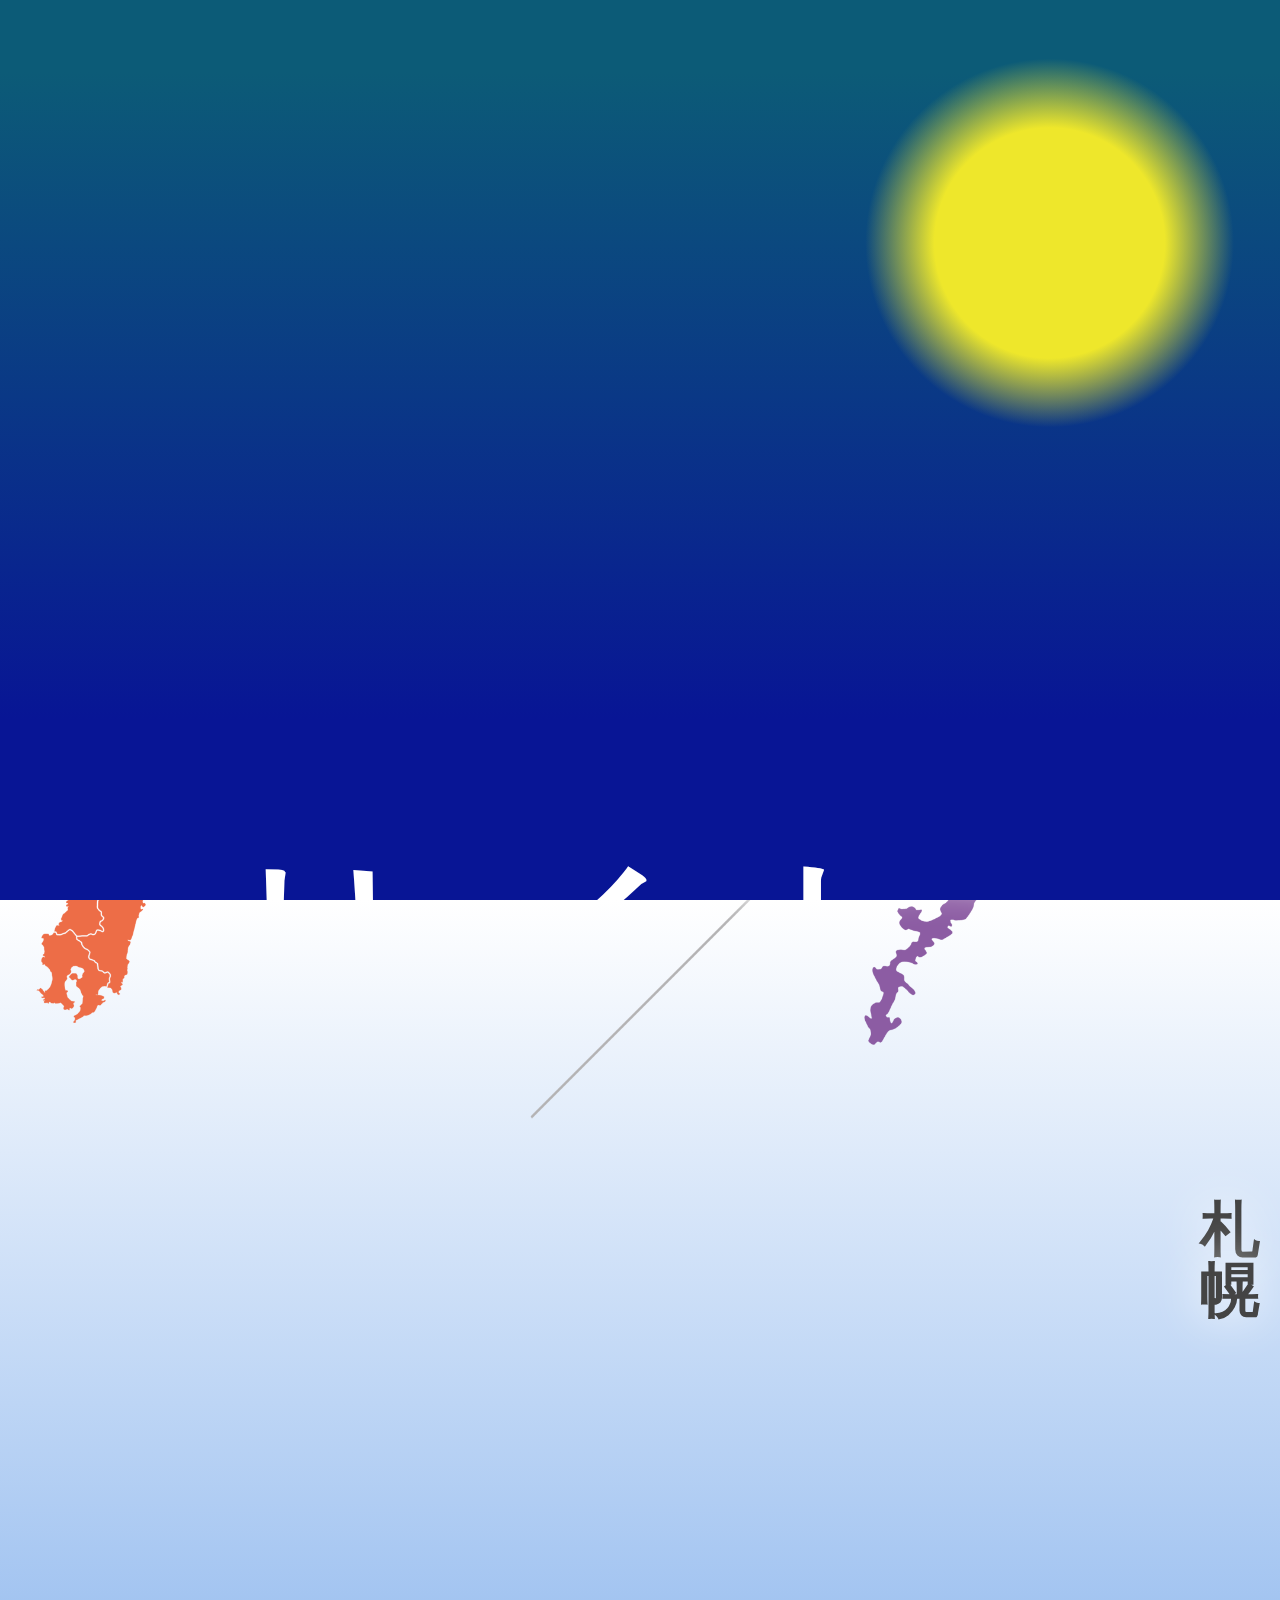
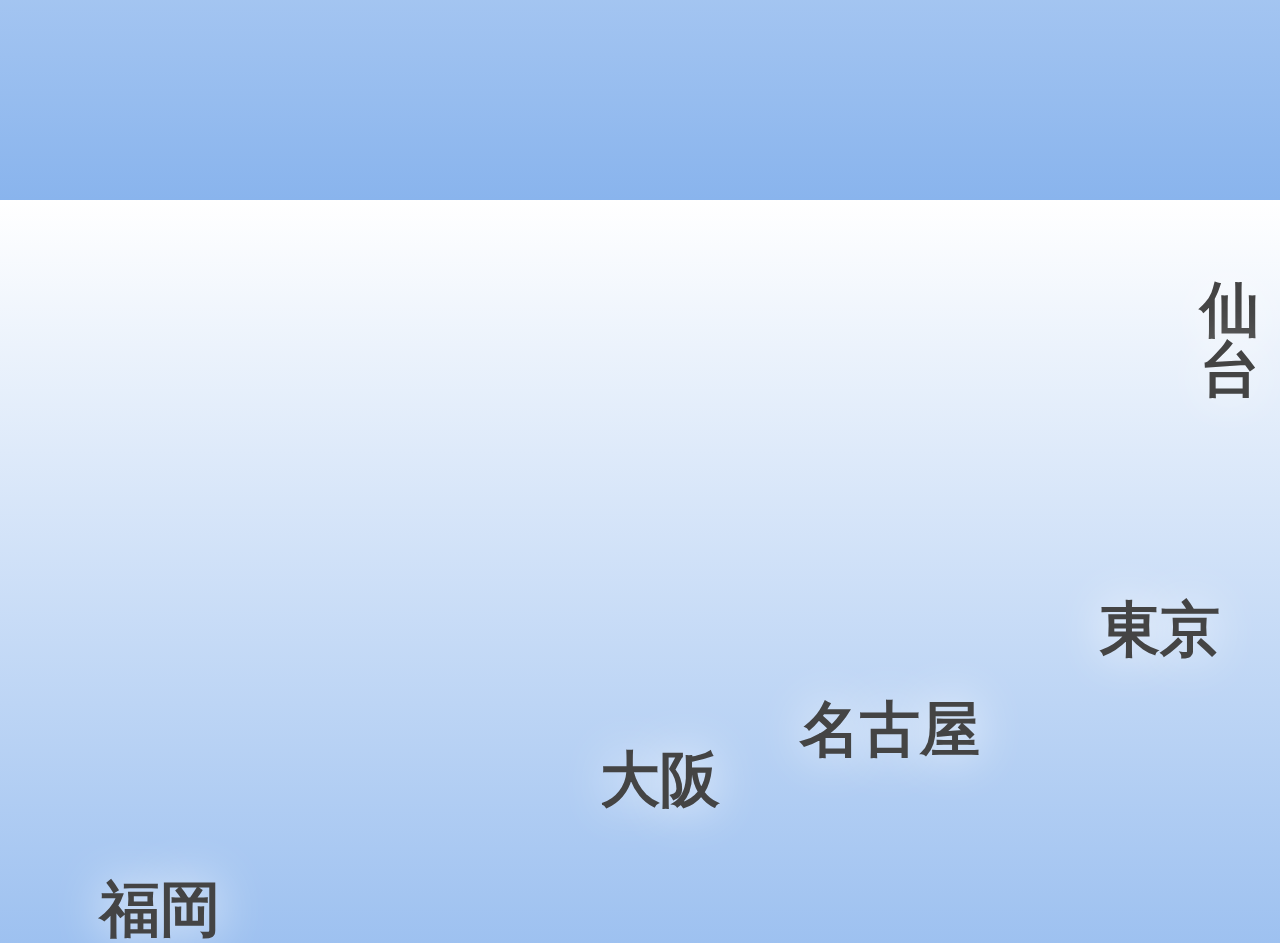
<file: index.html>
<!DOCTYPE html>
<html lang="ja">

<head>
  <meta charset="utf-8" />
  <meta name="Keywords" content="" />
  <meta name="Description" content="" />
  <meta name="robots" content="noindex,nofollow" />
  <title>デジタルサイネージサンプル</title>
  <meta name="viewport" content="width=device-width, height=device-height, initial-scale=1.0, maximum-scale=1.0, user-scalable=no" />
  <link rel="stylesheet" href="./css/common.css" media="all" />
  <link rel="stylesheet" href="./css/style.css" media="all" />
  <script type="text/javascript" src="./js/vue.global.prod.js"></script>
</head>

<body id="app">
  <div v-show="splashLinked">
    <transition name="vanishOpacity">
      <section v-on:click="splash" v-show="splashStatus" class="splash">
        <div class="splashBg"></div>
        <h1 class="splashTitle">サイネージ<br>サンプル</h1>
        <p class="splashText">デジタルサイネージコンテンツの<br>サンプルです。<br>
          4Kサイズ縦画面（2160px x 3840px）の画面を想定しています。
        </p>
        <img class="splashFinger" src="./images/splashFinger.png" alt="">
      </section>
    </transition>
  </div>
  <transition name="vanishOpacity">
    <main v-on:touchstart="touchStart" v-on:touchmove="touchMove" v-on:touchend="touchEnd" v-show="pageLinkStatus">
      <h1 class="title" style="top: 200px">サイネージサンプル<br>日本地図</h1>
      <seciton class="map" v-bind:style="{ top: `${touchY}px`, left: `${touchX}px`, transform: `scale(${pinchZoom})`}">
        <img class="mapBase" src="./images/bg.png" alt="">
        <div class="btnInitial btnCapital" v-on:click="modal('./spot/sapporo.html')" style="top: 1200px; left: 1200px;">札幌</div>
        <div class="btnInitial btnCapital" v-on:click="modal('./spot/sendai.html')" style="top: 1880px; left: 1200px;">仙台</div>
        <div class="btnInitial btnCapital" v-on:click="modal('./spot/tokyo.html')" style="top: 2200px; left: 1100px;">東京</div>
        <div class="btnInitial btnCapital" v-on:click="modal('./spot/nagoya.html')" style="top: 2300px; left: 800px;">名古屋</div>
        <div class="btnInitial btnCapital" v-on:click="modal('./spot/osaka.html')" style="top: 2350px; left: 600px;">大阪</div>
        <div class="btnInitial btnCapital" v-on:click="modal('./spot/fukuoka.html')" style="top: 2480px; left: 100px;">福岡</div>
        <div class="btnInitial btnPref" v-on:click="pageLink('./hokkaido/index.html')" style="top: 1150px; left: 1500px;">北海道</div>
      </seciton>
      <div class="legend" style="bottom:200px">
        <p>デジタルサイネージコンテンツのサンプルです。<br>
          県庁所在地と都道府県の一部（北海道のみ実装）をクリックするとモーダルウインドウが開きます。<br>
          ここには説明や凡例を置く想定です。</p>
      </div>
      <nav class="controllerNav" style="right:100px; top:2640px">
        <img v-on:click="bigger()" src="./images/navBigger.png" alt="">
        <img v-on:click="smaller()" src="./images/navSmaller.png" alt="">
      </nav>
      <transition name="showOpacity">
        <div class="modal" v-show="modalStatus">
          <div class="modalWrap">
            <iframe v-bind:src="modalUrl"></iframe>
            <button class="modalClose" v-on:click="modalClose">閉じる</button>
            <button class="modalCloseTop" v-on:click="modalClose">×<br><span>閉じる</span></button>
          </div>
        </div>
      </transition>
    </main>
  </transition>
</body>
<script type="text/javascript" src="./js/app.js"></script>
<style scoped>
  .vanishOpacity-enter-from {
    opacity: 0;
  }

  .vanishOpacity-enter-active {
    transition: opacity 1s;
  }

  .vanishOpacity-enter-to {
    opacity: 1;
  }

  .vanishOpacity-leave {
    opacity: 1;
  }

  .vanishOpacity-leave-active {
    transition: opacity 1s;
  }

  .vanishOpacity-leave-to {
    opacity: 0;
  }

  .showOpacity-enter-from {
    opacity: 0;
  }

  .showOpacity-enter-active {
    transition: opacity 1s ease;
  }

  .showOpacity-enter-to {
    opacity: 1;
  }

  .showOpacity-leave {
    opacity: 1;
  }

  .showOpacity-leave-active {
    transition: opacity 1s ease;
  }

  .showOpacity-leave-to {
    opacity: 0;
  }
</style>

</html>
</file>
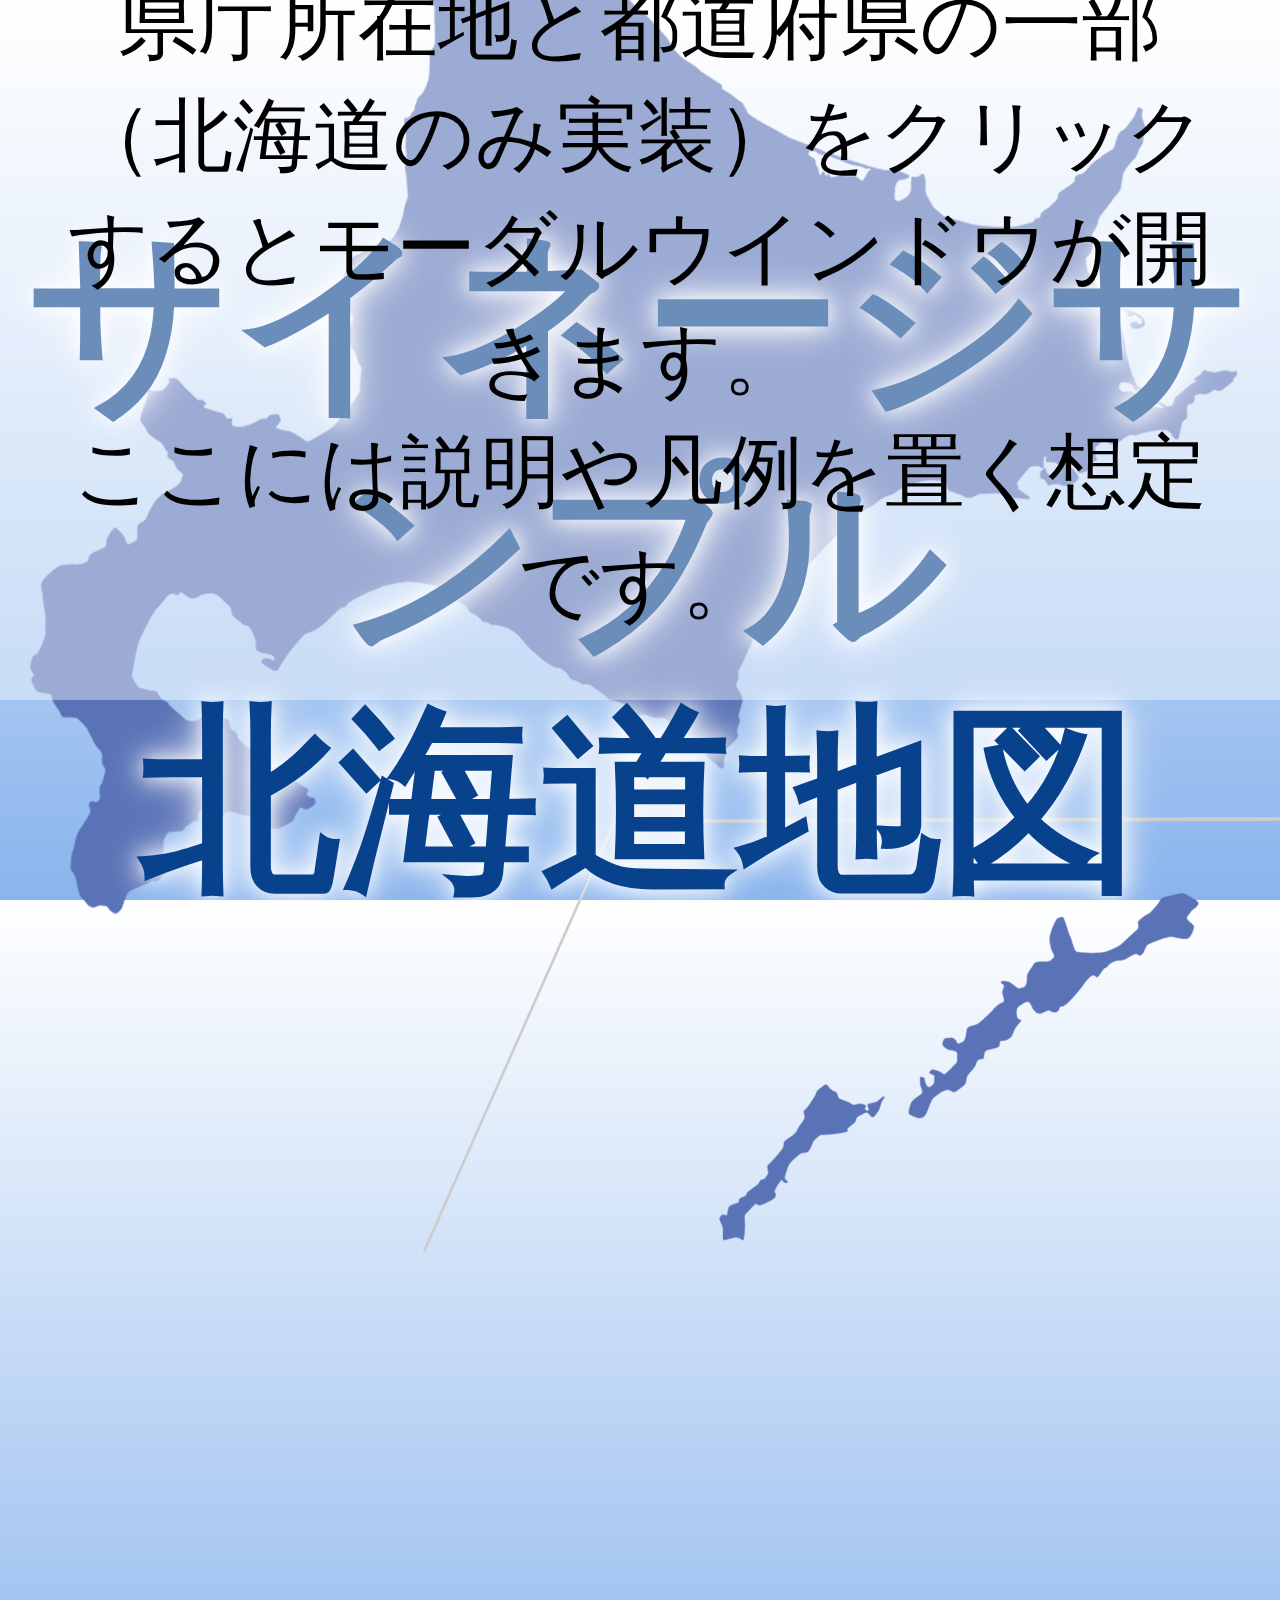
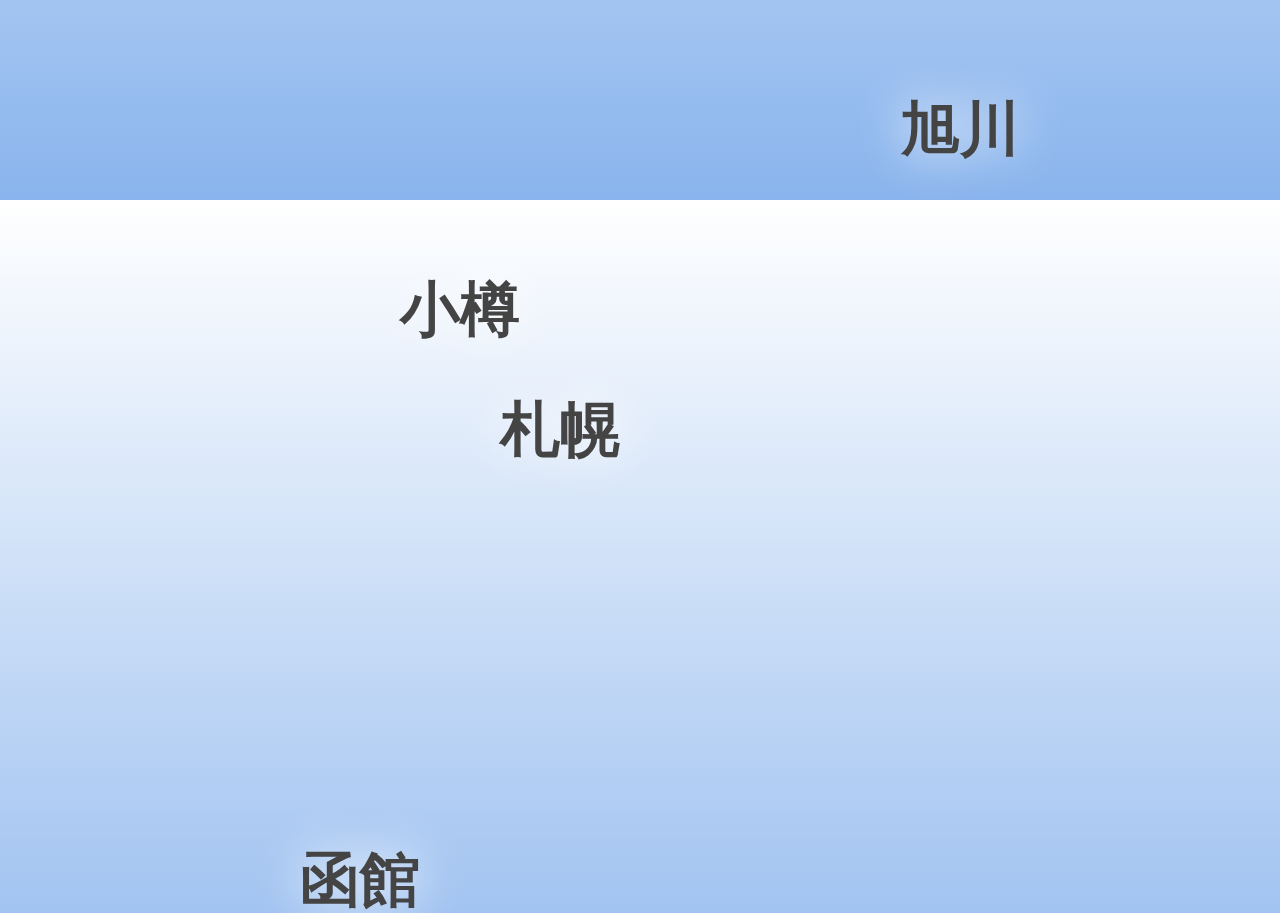
<file: hokkaido/index.html>
<!DOCTYPE html>
<html lang="ja">

<head>
  <meta charset="utf-8" />
  <meta name="Keywords" content="" />
  <meta name="Description" content="" />
  <meta name="robots" content="noindex,nofollow" />
  <title>デジタルサイネージサンプル北海道</title>
  <meta name="viewport" content="width=device-width, height=device-height, initial-scale=1.0, maximum-scale=1.0, user-scalable=no" />
  <link rel="stylesheet" href="../css/common.css" media="all" />
  <link rel="stylesheet" href="../css/style.css" media="all" />
  <script type="text/javascript" src="../js/vue.global.prod.js"></script>
</head>

<body id="app">
  <transition name="vanishOpacity">
    <main v-on:touchstart="touchStart" v-on:touchmove="touchMove" v-on:touchend="touchEnd" v-show="pageLinkStatus">
      <h1 class="title" style="top: 200px">サイネージサンプル<br>北海道地図</h1>
      <seciton class="map" v-bind:style="{ top: `${touchY}px`, left: `${touchX}px`, transform: `scale(${pinchZoom})`}">
        <img class="mapBase" src="../images/bgHokkaido.png" alt="">
        <div class="btnInitial btnCapital" v-on:click="modal('./spot/sapporo.html')" style="top: 2000px; left: 500px;">札幌</div>
        <div class="btnInitial btnCapital" v-on:click="modal('./spot/otaru.html')" style="top: 1880px; left: 400px;">小樽</div>
        <div class="btnInitial btnCapital" v-on:click="modal('./spot/asahikawa.html')" style="top: 1700px; left: 900px;">旭川</div>
        <div class="btnInitial btnCapital" v-on:click="modal('./spot/hakodate.html')" style="top: 2450px; left: 300px;">函館</div>
        <div class="btnInitial btnCapital" v-on:click="modal('./spot/kushiro.html')" style="top: 1800px; left: 1800px;">釧路</div>
      </seciton>
      <div class="legend" style="bottom:200px">
        <p>デジタルサイネージコンテンツのサンプルです。<br>
          県庁所在地と都道府県の一部（北海道のみ実装）をクリックするとモーダルウインドウが開きます。<br>
          ここには説明や凡例を置く想定です。</p>
      </div>
      <nav class="controllerNav" style="right:100px; top:2640px">
        <img v-on:click="bigger()" src="../images/navBigger.png" alt="">
        <img v-on:click="smaller()" src="../images/navSmaller.png" alt="">
      </nav>
      <nav class="backNav" style="left:100px; top:2640px">
        <div class="btnBack" v-on:click="toHome(true)">日本地図へ</div>
      </nav>
      <transition name="showOpacity">
        <div class="modal" v-show="modalStatus">
          <div class="modalWrap">
            <iframe v-bind:src="modalUrl"></iframe>
            <button class="modalClose" v-on:click="modalClose">閉じる</button>
            <button class="modalCloseTop" v-on:click="modalClose">×<br><span>閉じる</span></button>
          </div>
        </div>
      </transition>
    </main>
  </transition>
</body>
<script type="text/javascript" src="../js/app.js"></script>
<style scoped>
  .vanishOpacity-enter-from {
    opacity: 0;
  }

  .vanishOpacity-enter-active {
    transition: opacity 1s;
  }

  .vanishOpacity-enter-to {
    opacity: 1;
  }

  .vanishOpacity-leave {
    opacity: 1;
  }

  .vanishOpacity-leave-active {
    transition: opacity 1s;
  }

  .vanishOpacity-leave-to {
    opacity: 0;
  }

  .showOpacity-enter-from {
    opacity: 0;
  }

  .showOpacity-enter-active {
    transition: opacity 1s ease;
  }

  .showOpacity-enter-to {
    opacity: 1;
  }

  .showOpacity-leave {
    opacity: 1;
  }

  .showOpacity-leave-active {
    transition: opacity 1s ease;
  }

  .showOpacity-leave-to {
    opacity: 0;
  }
</style>

</html>
</file>
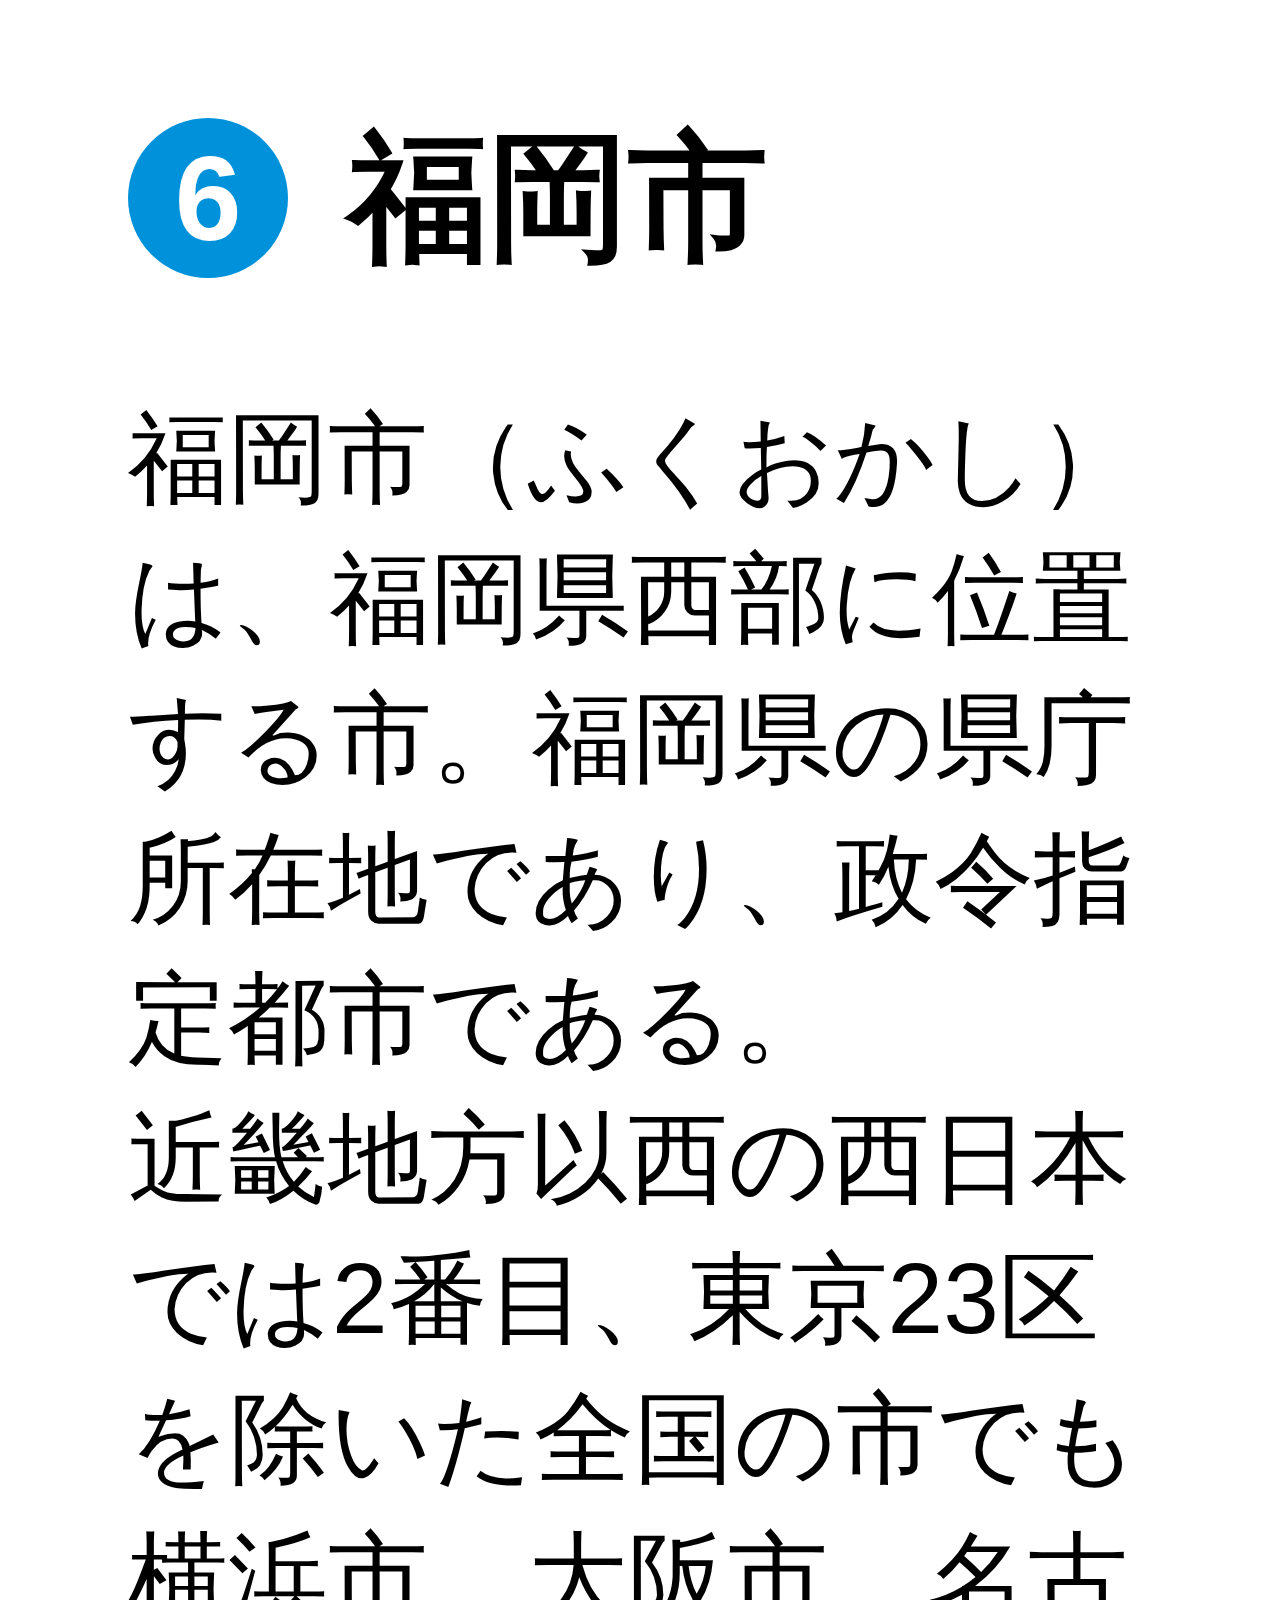
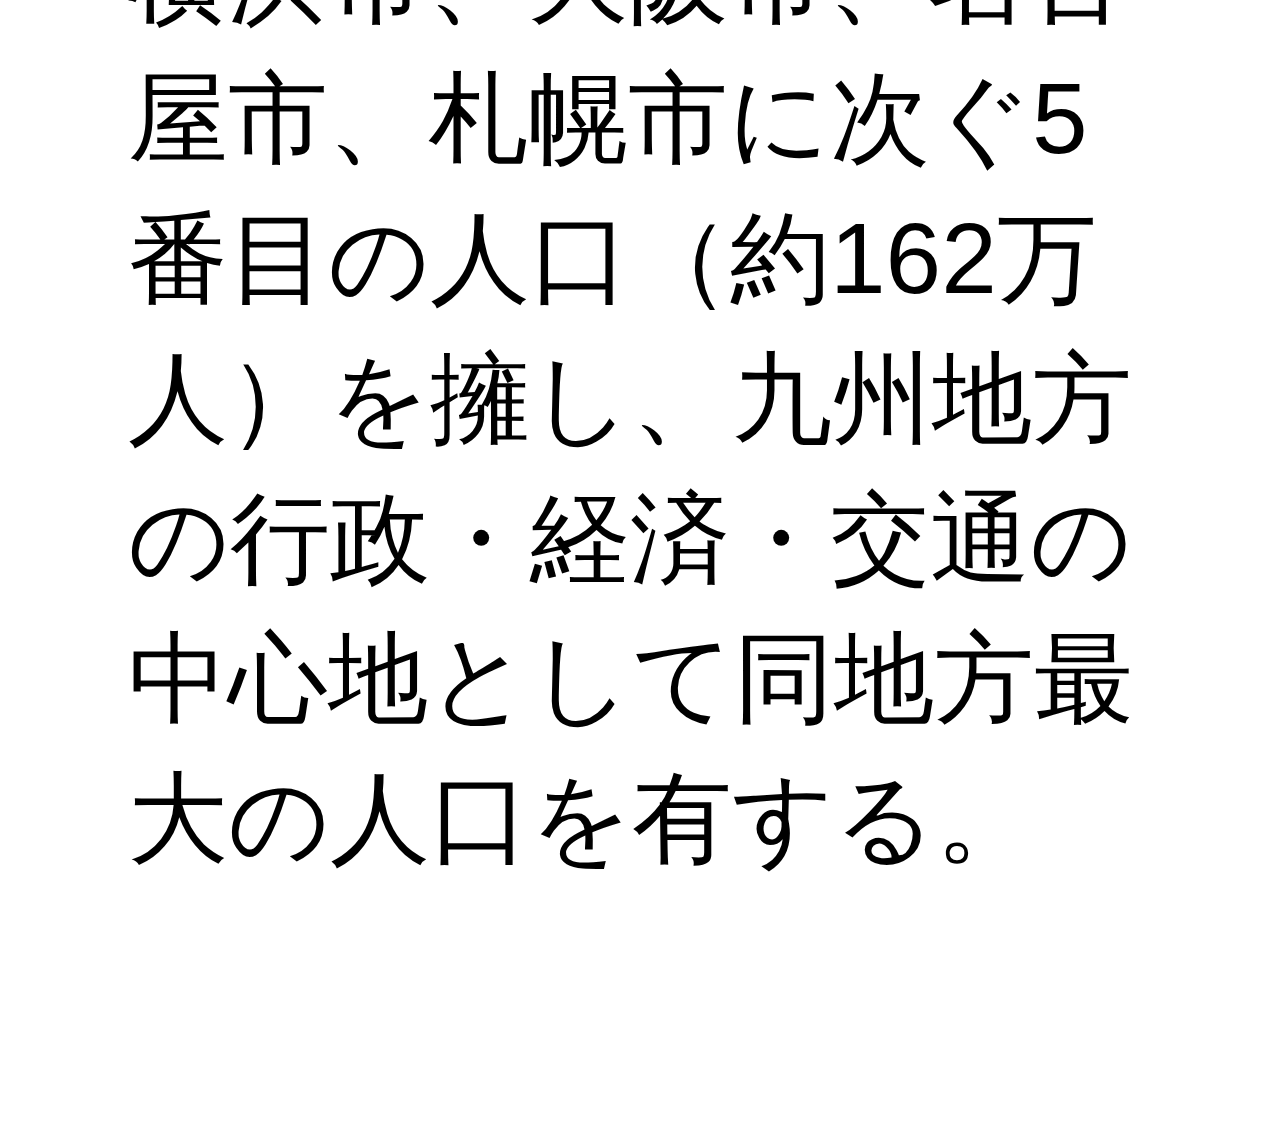
<file: spot/fukuoka.html>
<!DOCTYPE html>
<html lang="ja">

<head>
  <meta charset="utf-8" />
  <meta name="robots" content="noindex,nofollow" />
  <title>福岡市</title>
  <meta name="viewport" content="width=device-width, height=device-height, initial-scale=1.0, maximum-scale=1.0, user-scalable=no" />
  <link rel="stylesheet" href="../css/common.css" media="all" />
  <link rel="stylesheet" href="../css/style.css" media="all" />
</head>

<body>
  <div class="modalContent">
    <h2 class="modalTitle">
      <div class="modalNum"><span>6</span></div>福岡市
    </h2>
    <p class="modalText">福岡市（ふくおかし）は、福岡県西部に位置する市。福岡県の県庁所在地であり、政令指定都市である。<br>
      近畿地方以西の西日本では2番目、東京23区を除いた全国の市でも横浜市、大阪市、名古屋市、札幌市に次ぐ5番目の人口（約162万人）を擁し、九州地方の行政・経済・交通の中心地として同地方最大の人口を有する。
    </p>
  </div>
</body>

</html>
</file>
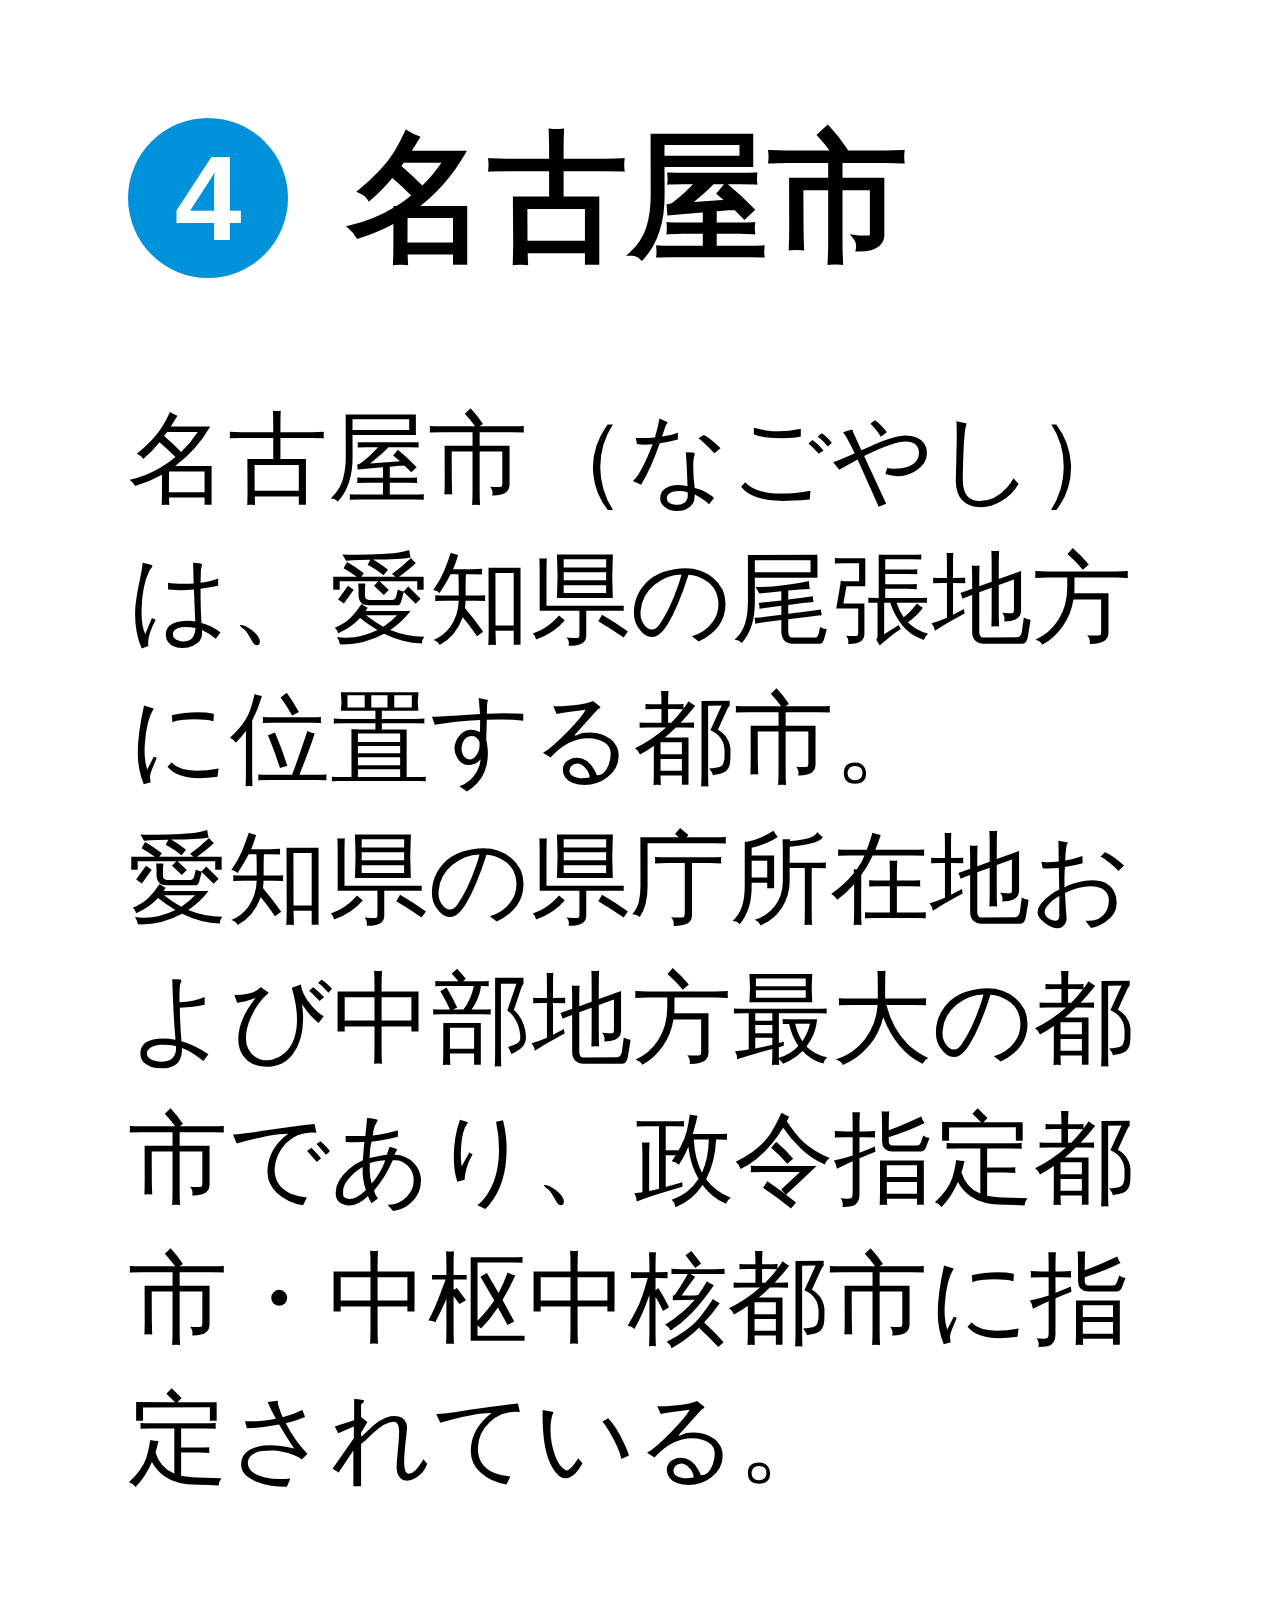
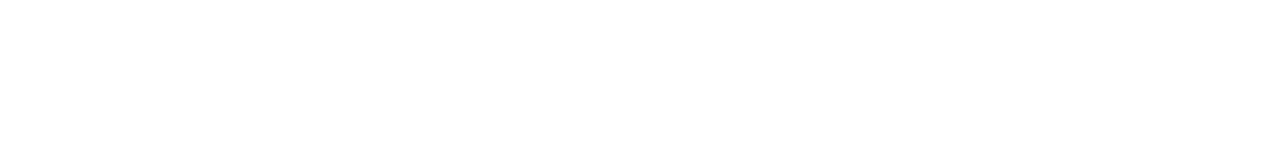
<file: spot/nagoya.html>
<!DOCTYPE html>
<html lang="ja">

<head>
  <meta charset="utf-8" />
  <meta name="robots" content="noindex,nofollow" />
  <title>名古屋市</title>
  <meta name="viewport" content="width=device-width, height=device-height, initial-scale=1.0, maximum-scale=1.0, user-scalable=no" />
  <link rel="stylesheet" href="../css/common.css" media="all" />
  <link rel="stylesheet" href="../css/style.css" media="all" />
</head>

<body>
  <div class="modalContent">
    <h2 class="modalTitle">
      <div class="modalNum"><span>4</span></div>名古屋市
    </h2>
    <p class="modalText">名古屋市（なごやし）は、愛知県の尾張地方に位置する都市。<br>
      愛知県の県庁所在地および中部地方最大の都市であり、政令指定都市・中枢中核都市に指定されている。
    </p>
  </div>
</body>

</html>
</file>
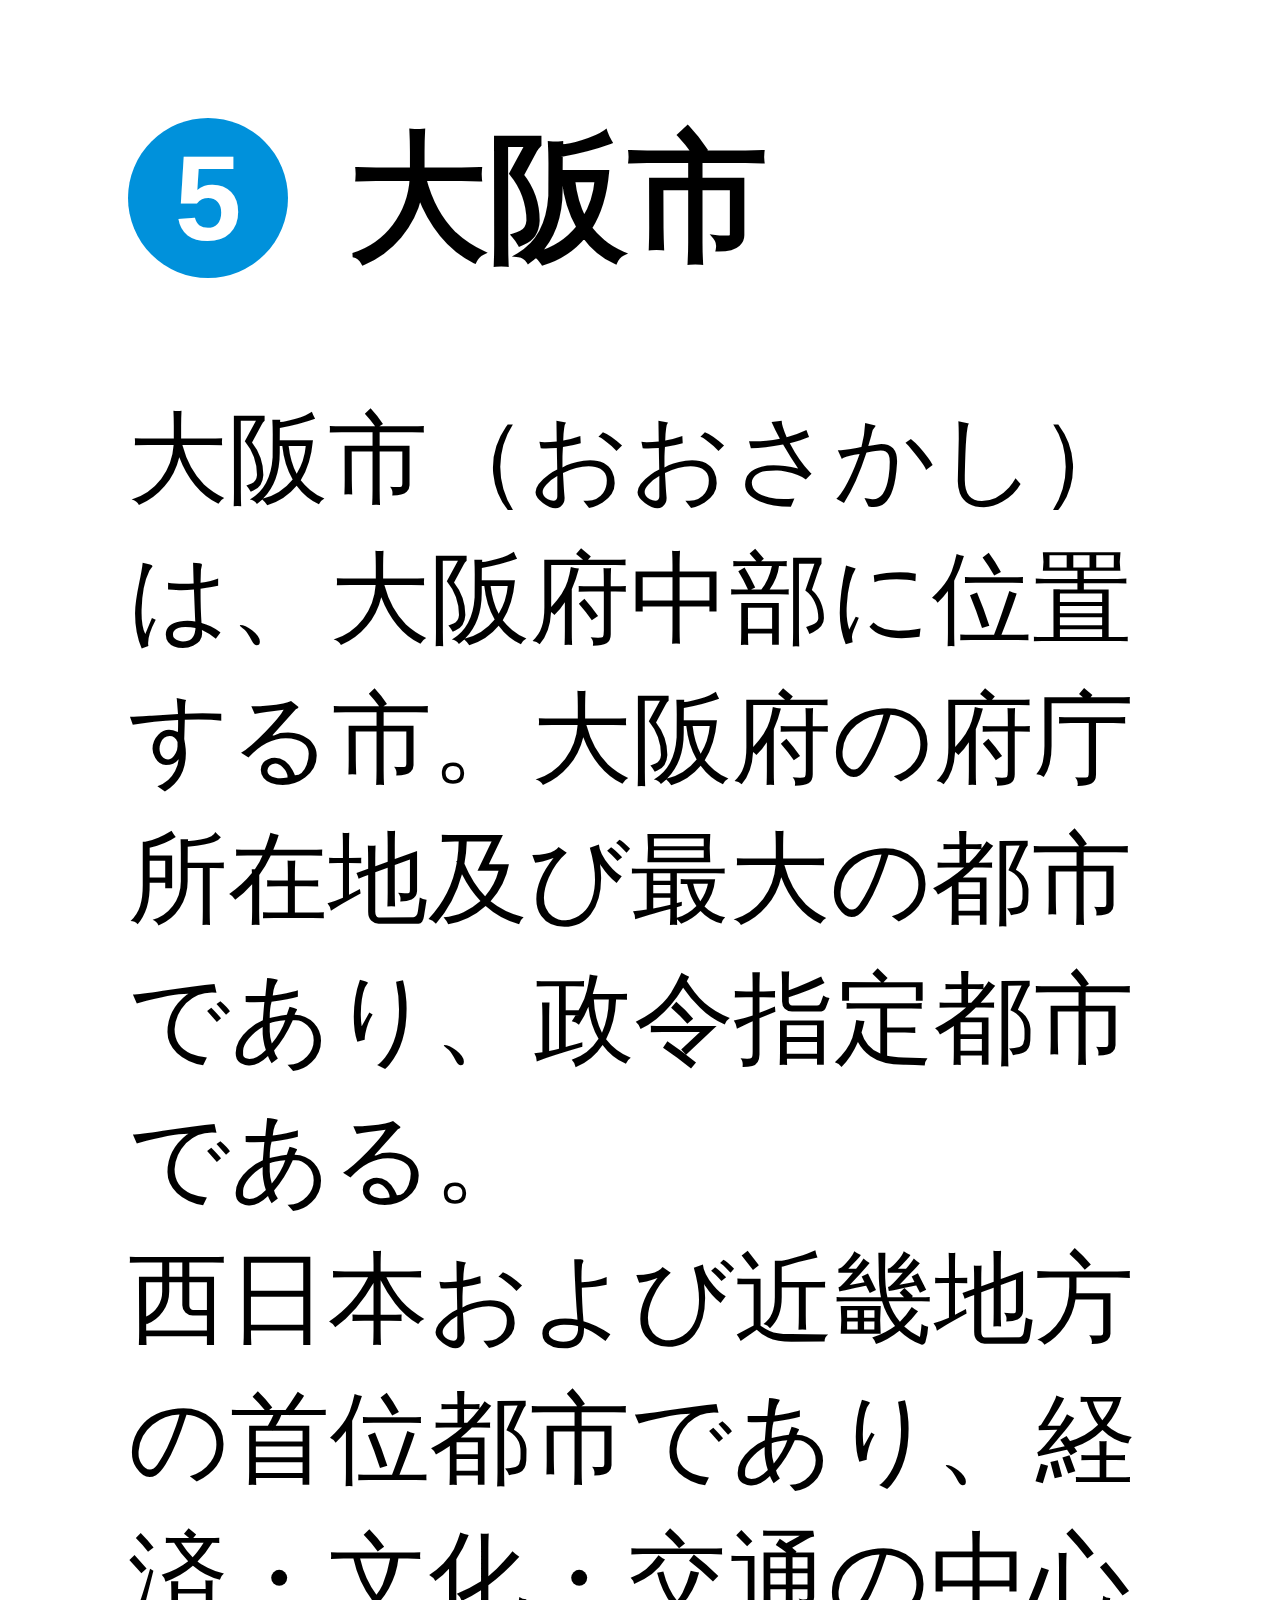
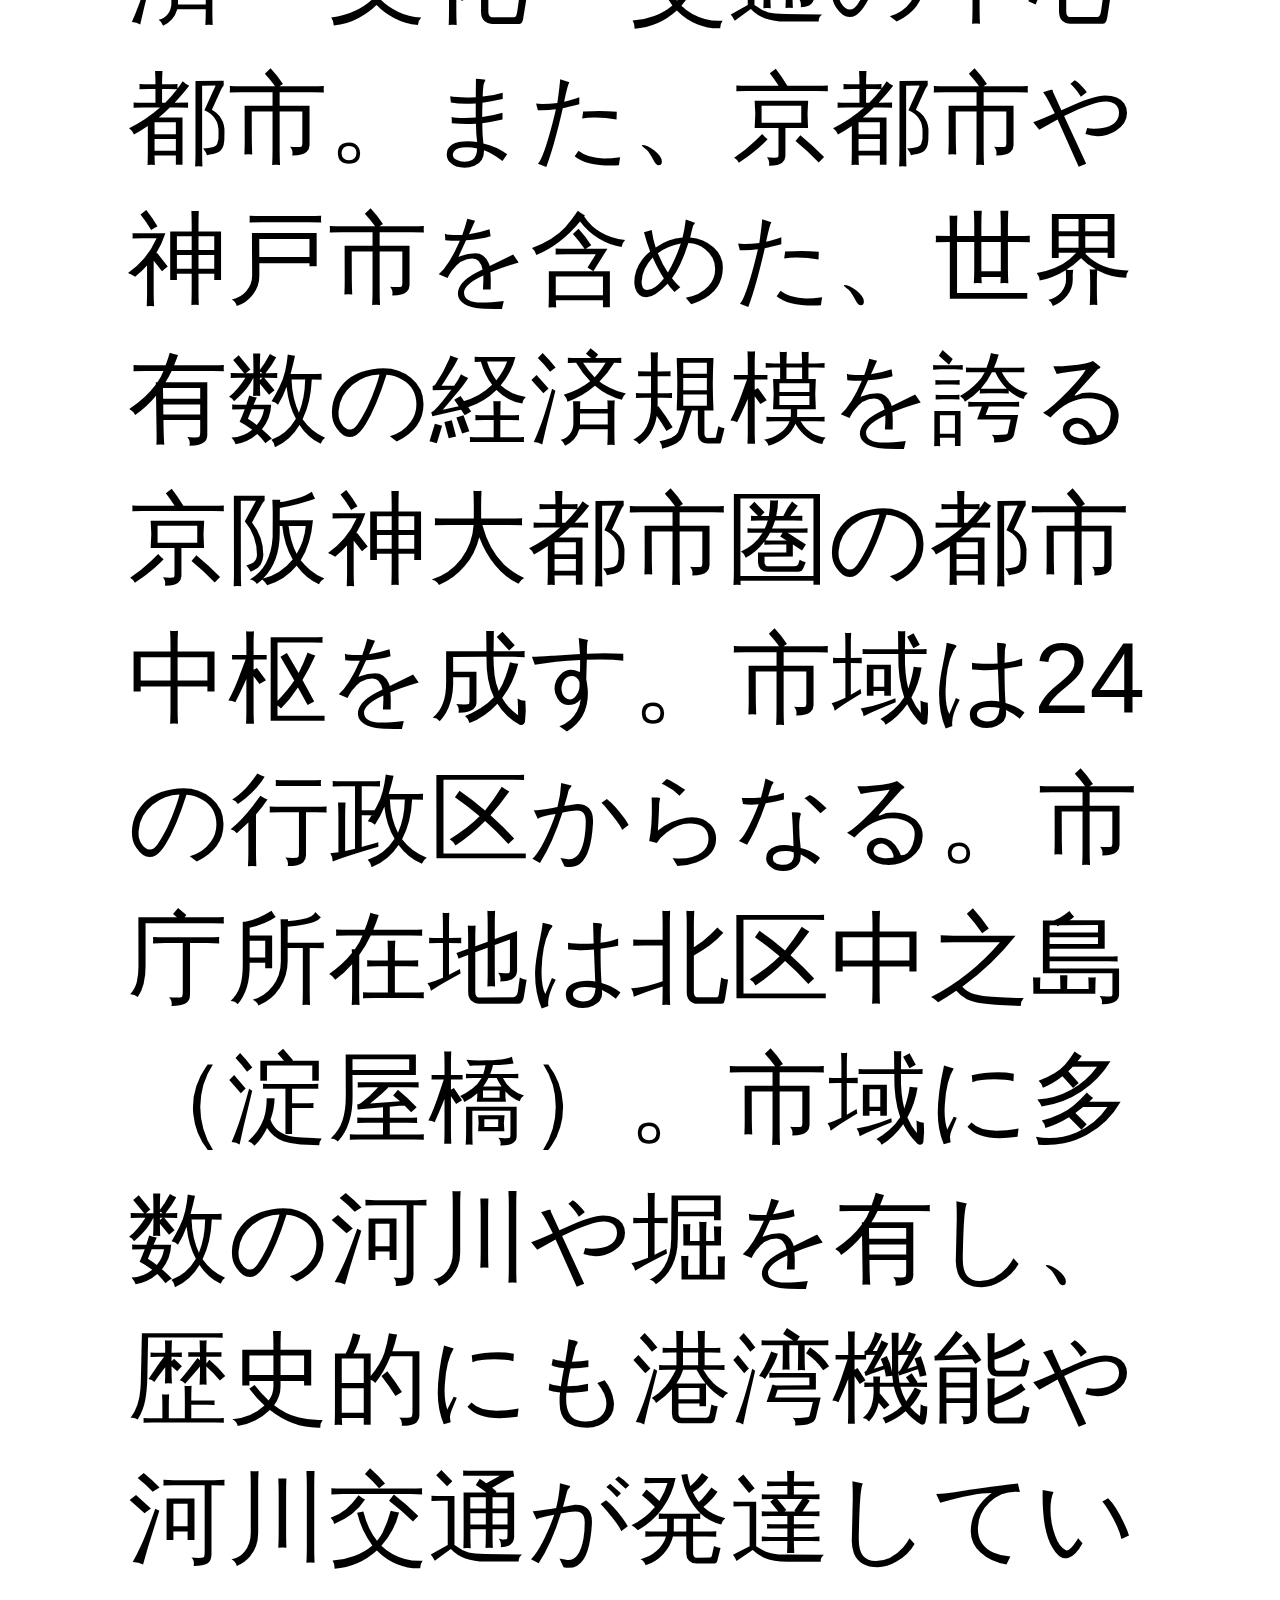
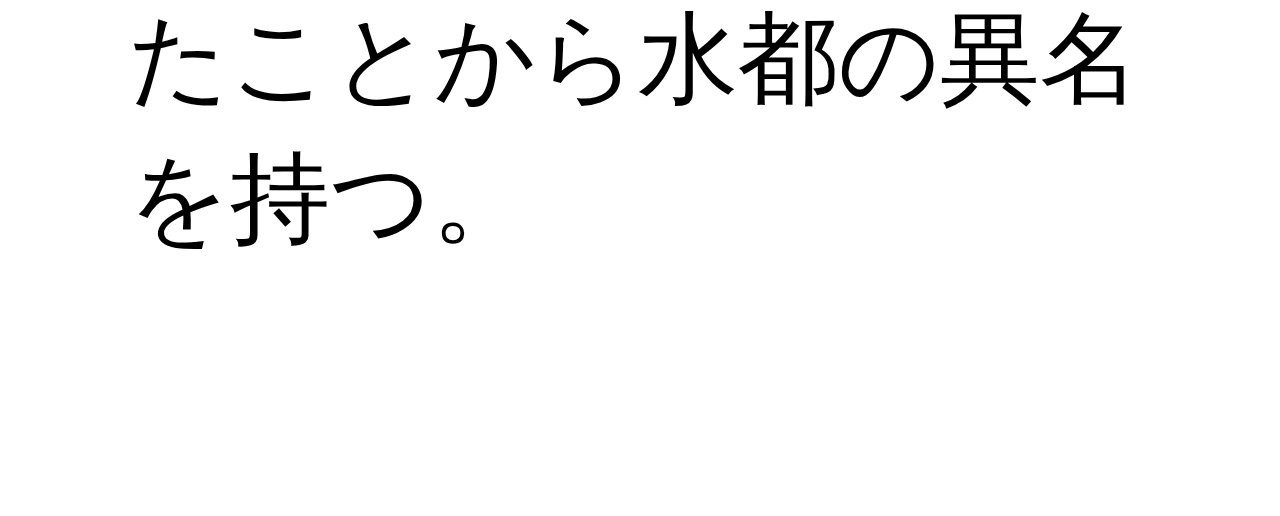
<file: spot/osaka.html>
<!DOCTYPE html>
<html lang="ja">

<head>
  <meta charset="utf-8" />
  <meta name="robots" content="noindex,nofollow" />
  <title>大阪市</title>
  <meta name="viewport" content="width=device-width, height=device-height, initial-scale=1.0, maximum-scale=1.0, user-scalable=no" />
  <link rel="stylesheet" href="../css/common.css" media="all" />
  <link rel="stylesheet" href="../css/style.css" media="all" />
</head>

<body>
  <div class="modalContent">
    <h2 class="modalTitle">
      <div class="modalNum"><span>5</span></div>大阪市
    </h2>
    <p class="modalText">大阪市（おおさかし）は、大阪府中部に位置する市。大阪府の府庁所在地及び最大の都市であり、政令指定都市である。<br>
      西日本および近畿地方の首位都市であり、経済・文化・交通の中心都市。また、京都市や神戸市を含めた、世界有数の経済規模を誇る京阪神大都市圏の都市中枢を成す。市域は24の行政区からなる。市庁所在地は北区中之島（淀屋橋）。市域に多数の河川や堀を有し、歴史的にも港湾機能や河川交通が発達していたことから水都の異名を持つ。
    </p>
  </div>
</body>

</html>
</file>
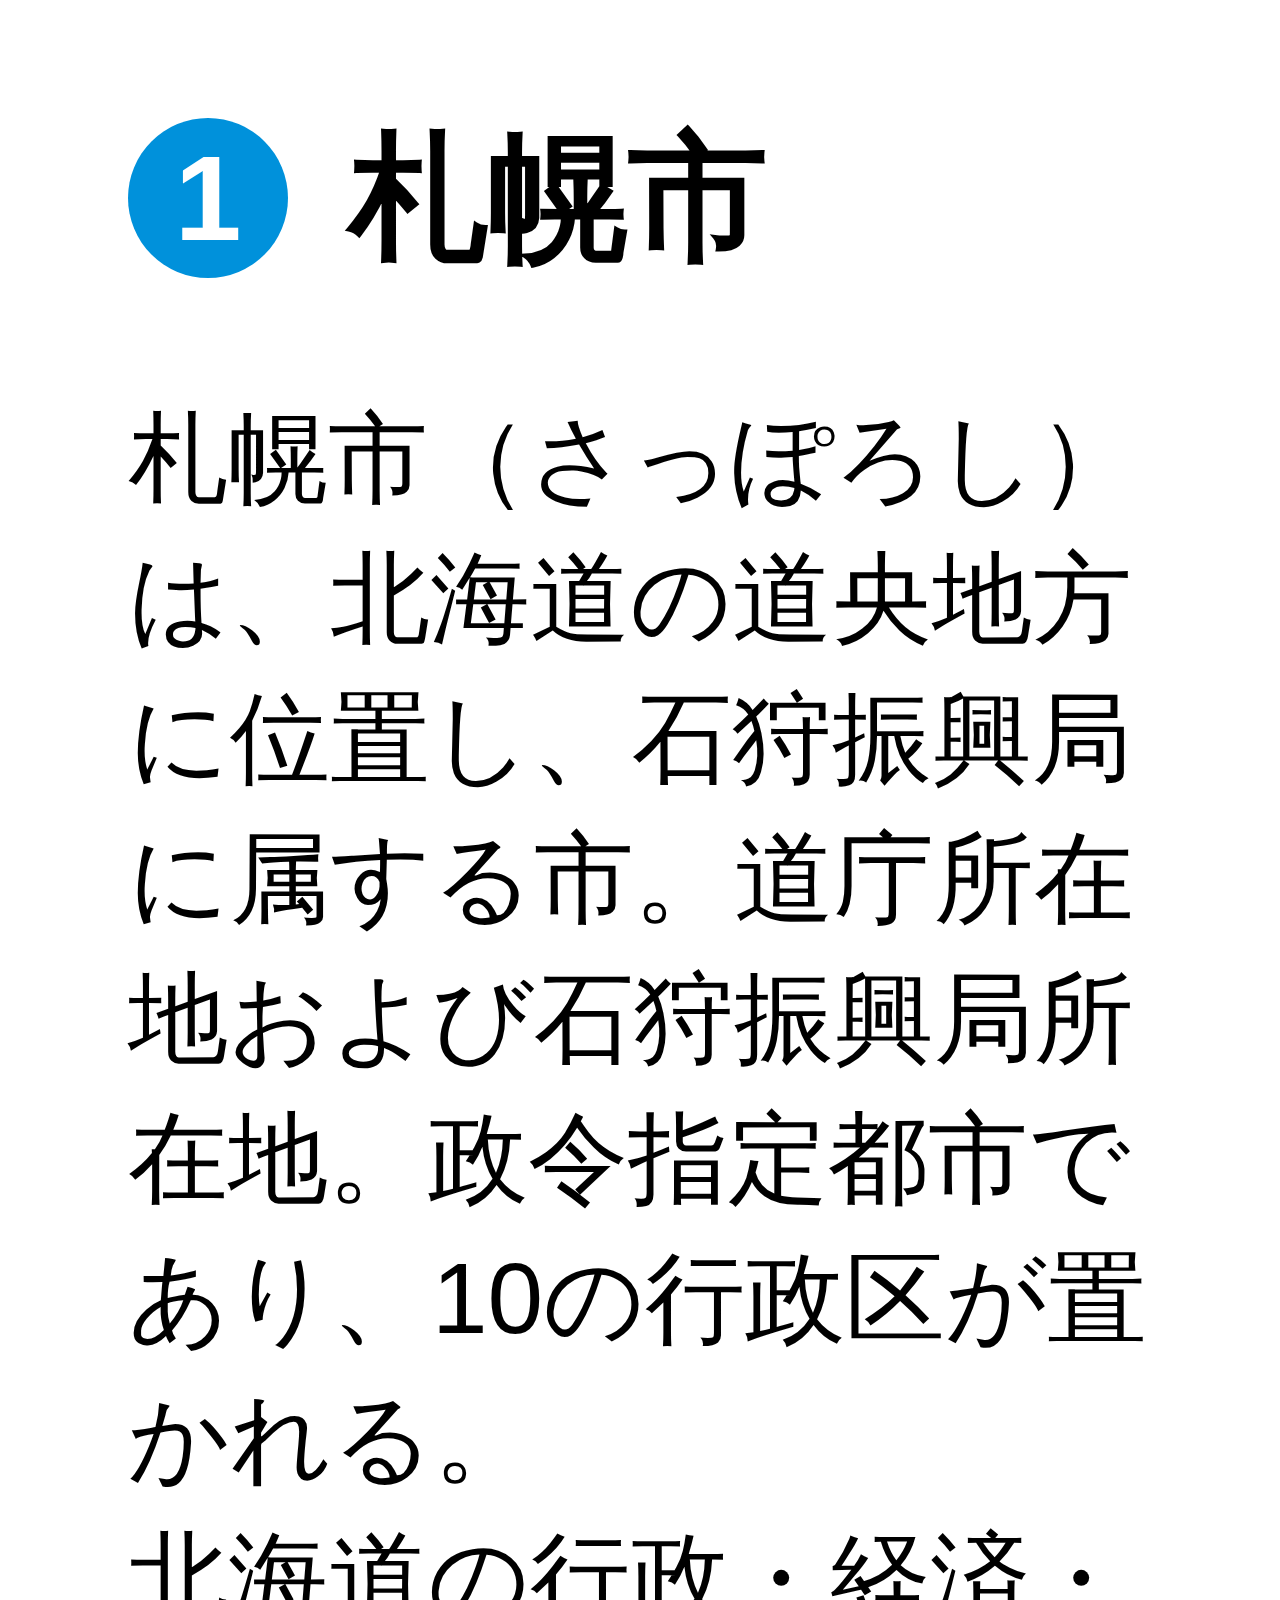
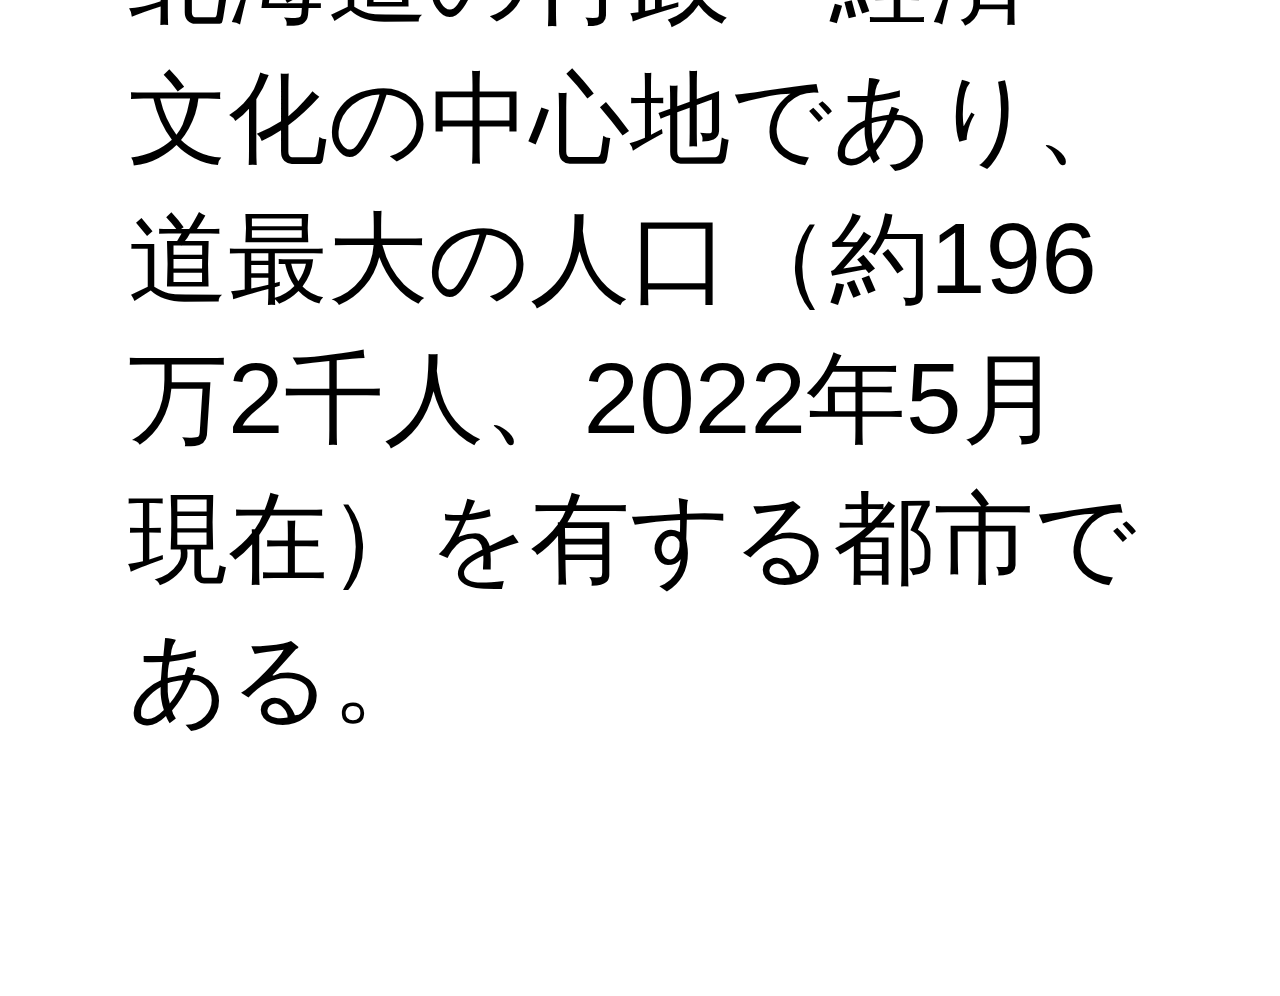
<file: spot/sapporo.html>
<!DOCTYPE html>
<html lang="ja">

<head>
  <meta charset="utf-8" />
  <meta name="robots" content="noindex,nofollow" />
  <title>札幌市</title>
  <meta name="viewport" content="width=device-width, height=device-height, initial-scale=1.0, maximum-scale=1.0, user-scalable=no" />
  <link rel="stylesheet" href="../css/common.css" media="all" />
  <link rel="stylesheet" href="../css/style.css" media="all" />
</head>

<body>
  <div class="modalContent">
    <h2 class="modalTitle">
      <div class="modalNum"><span>1</span></div>札幌市
    </h2>
    <p class="modalText">札幌市（さっぽろし）は、北海道の道央地方に位置し、石狩振興局に属する市。道庁所在地および石狩振興局所在地。政令指定都市であり、10の行政区が置かれる。<br>
      北海道の行政・経済・文化の中心地であり、道最大の人口（約196万2千人、2022年5月現在）を有する都市である。
    </p>
  </div>
</body>

</html>
</file>
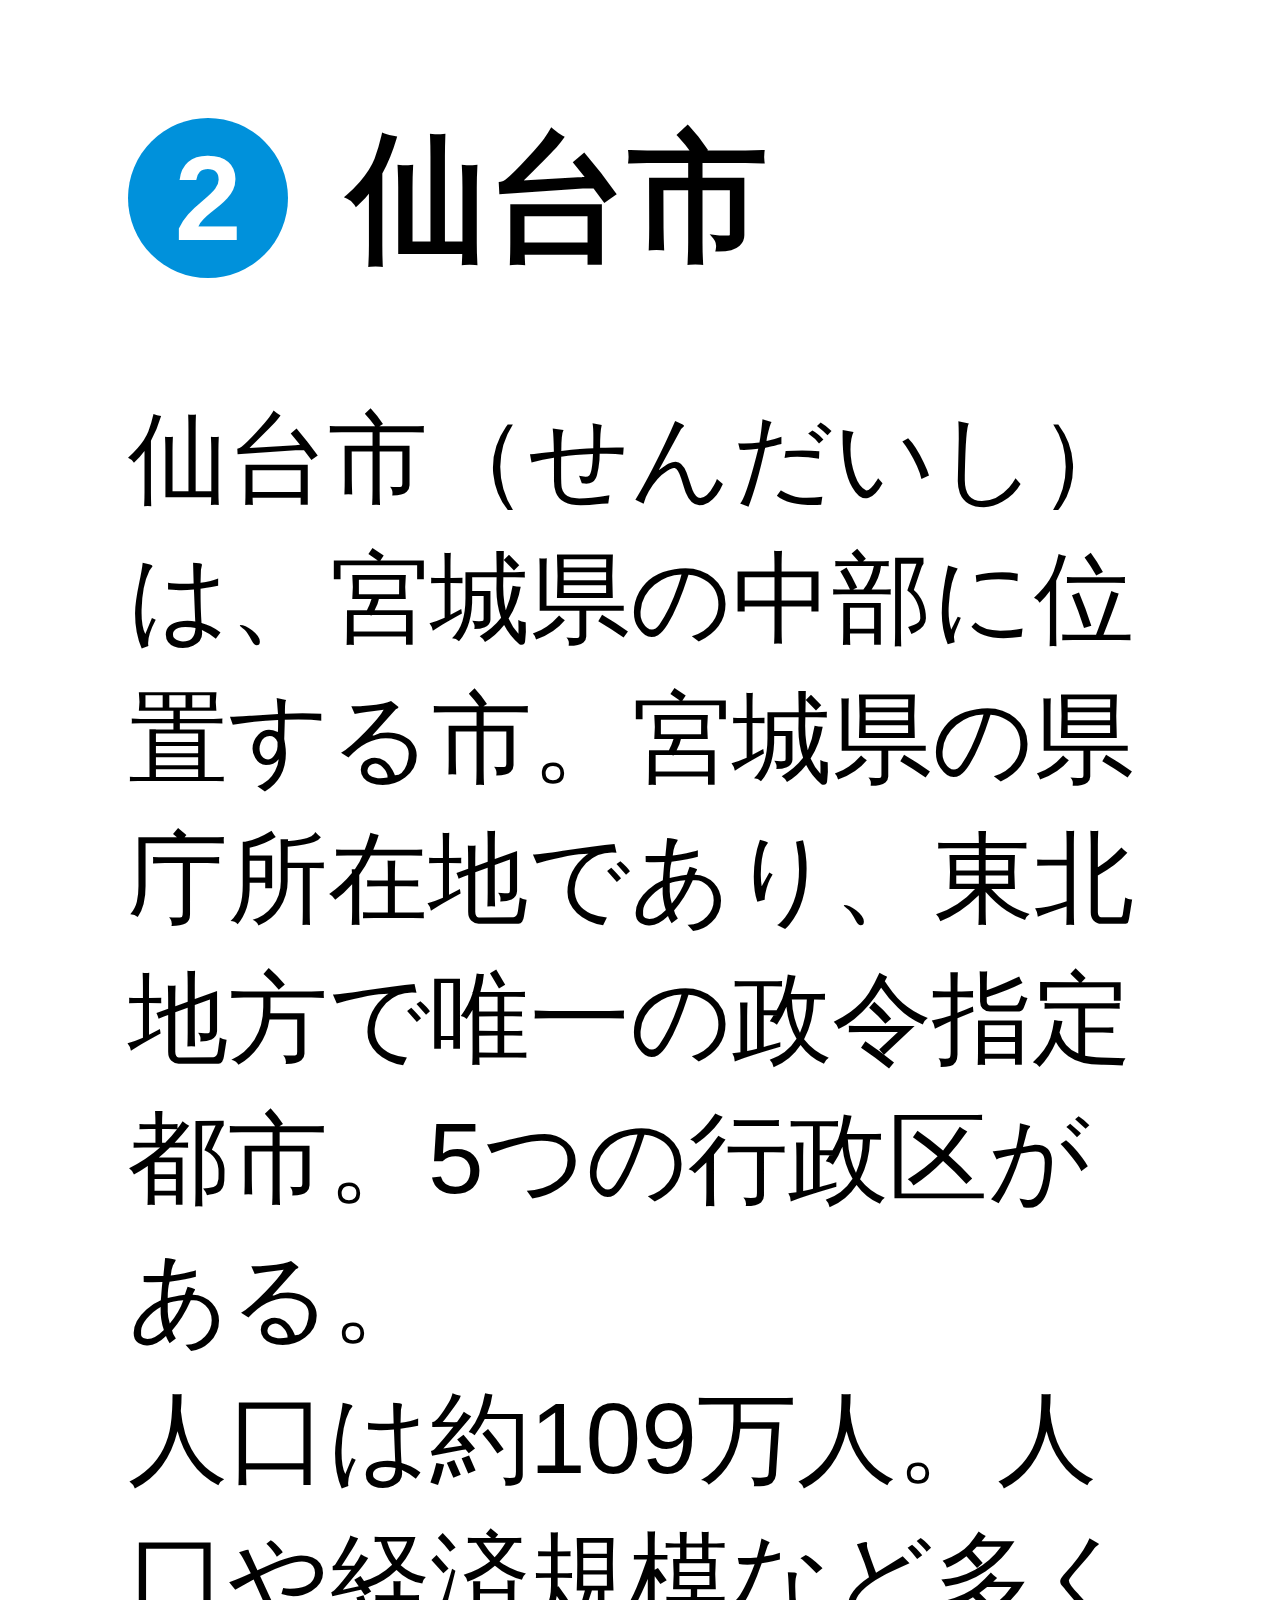
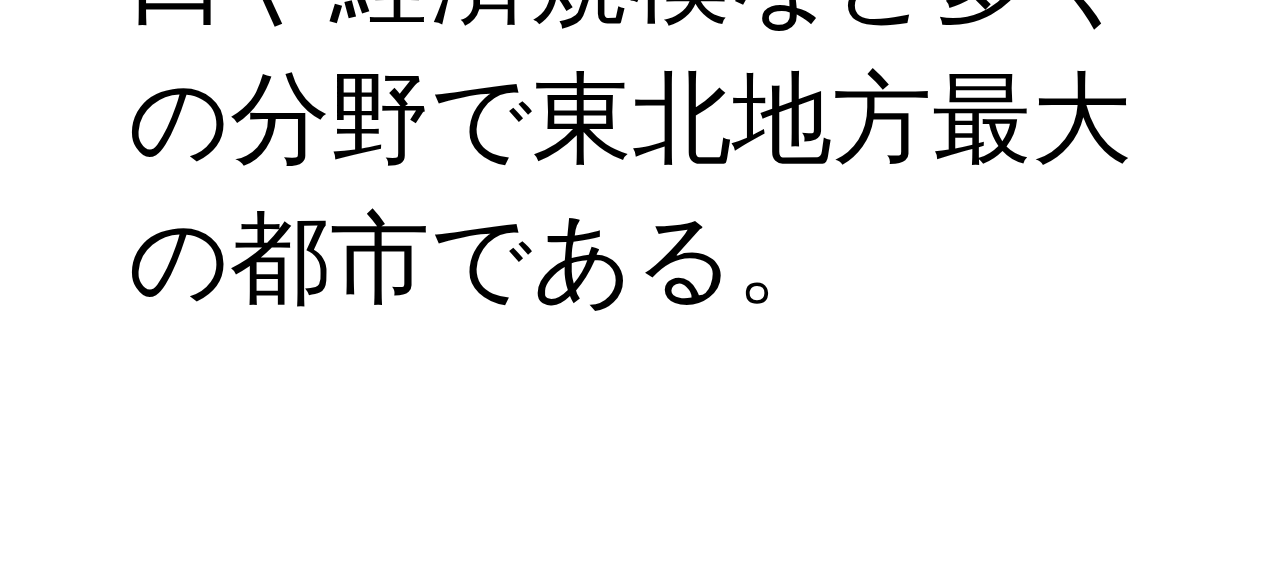
<file: spot/sendai.html>
<!DOCTYPE html>
<html lang="ja">

<head>
  <meta charset="utf-8" />
  <meta name="robots" content="noindex,nofollow" />
  <title>仙台市</title>
  <meta name="viewport" content="width=device-width, height=device-height, initial-scale=1.0, maximum-scale=1.0, user-scalable=no" />
  <link rel="stylesheet" href="../css/common.css" media="all" />
  <link rel="stylesheet" href="../css/style.css" media="all" />
</head>

<body>
  <div class="modalContent">
    <h2 class="modalTitle">
      <div class="modalNum"><span>2</span></div>仙台市
    </h2>
    <p class="modalText">仙台市（せんだいし）は、宮城県の中部に位置する市。宮城県の県庁所在地であり、東北地方で唯一の政令指定都市。5つの行政区がある。<br>
      人口は約109万人。人口や経済規模など多くの分野で東北地方最大の都市である。
    </p>
  </div>
</body>

</html>
</file>
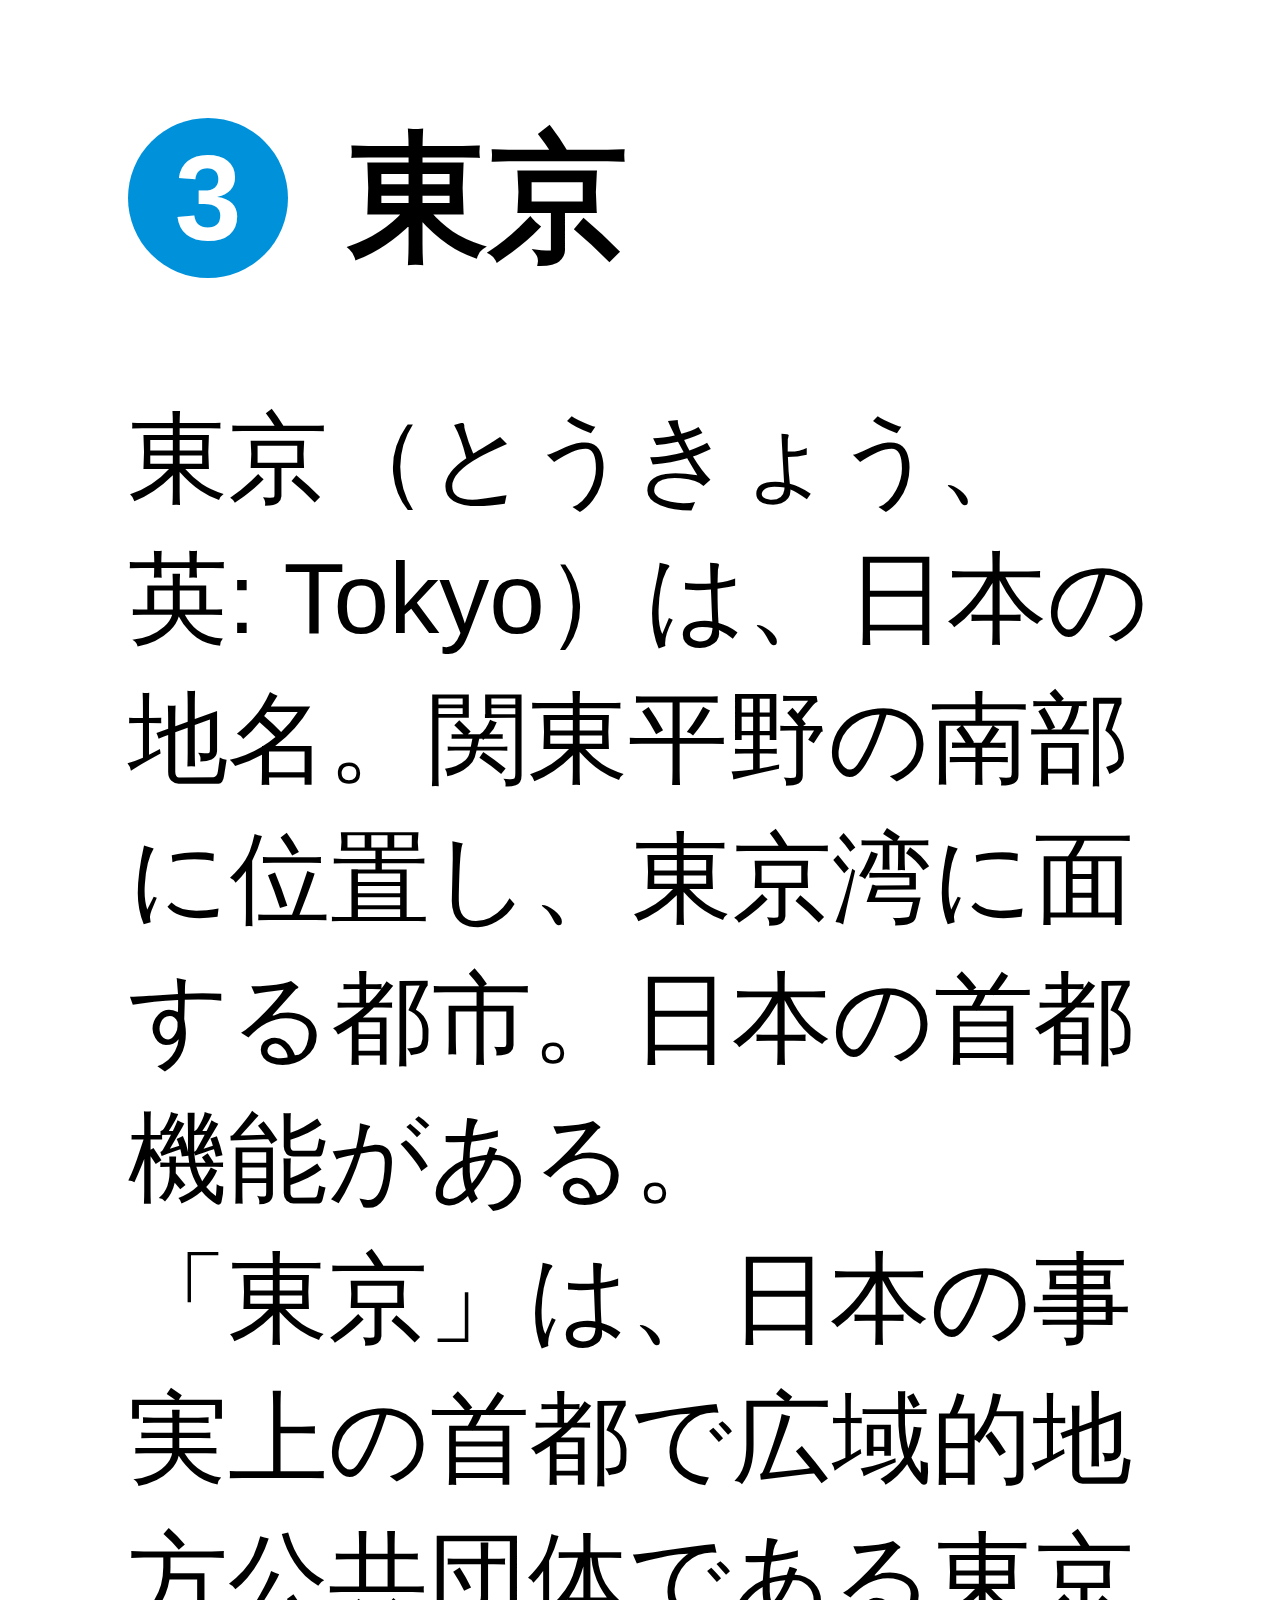
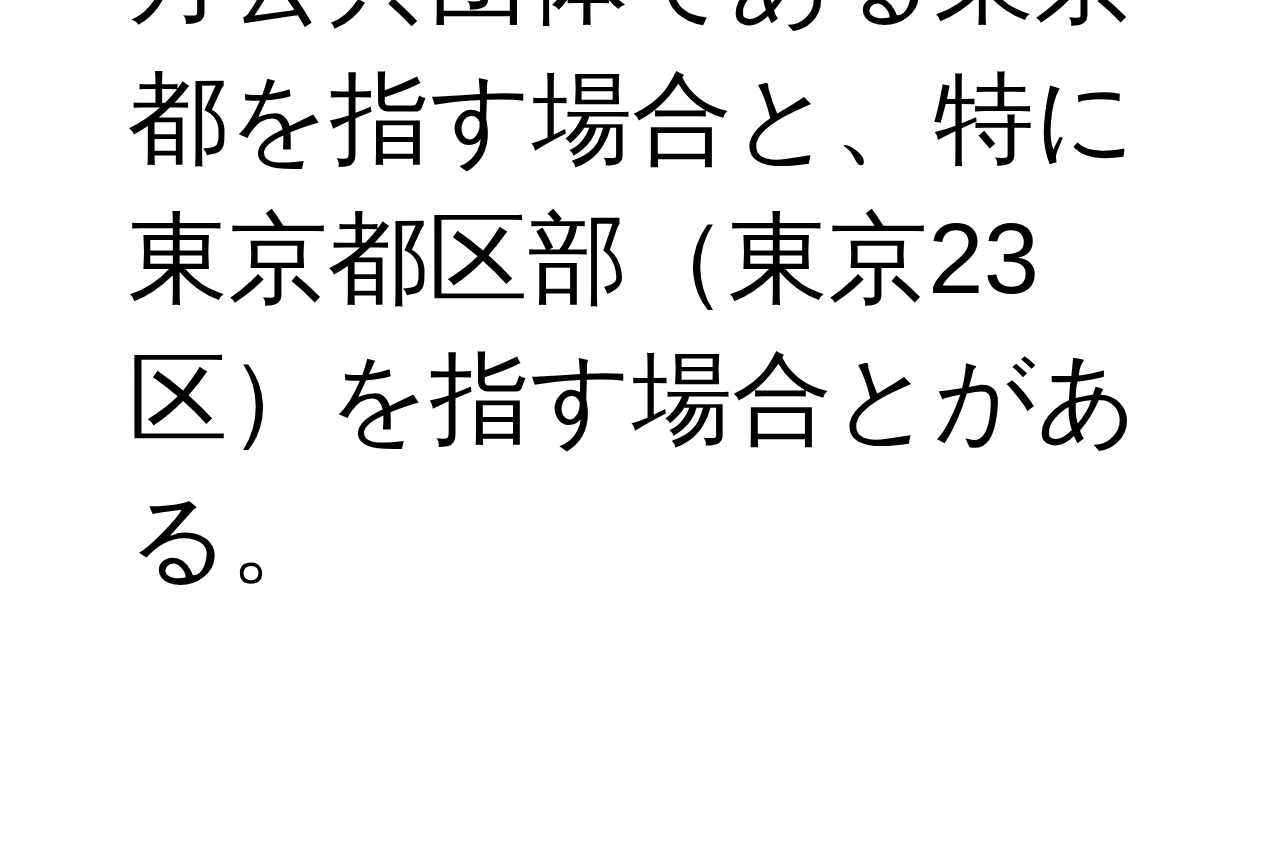
<file: spot/tokyo.html>
<!DOCTYPE html>
<html lang="ja">

<head>
  <meta charset="utf-8" />
  <meta name="robots" content="noindex,nofollow" />
  <title>東京</title>
  <meta name="viewport" content="width=device-width, height=device-height, initial-scale=1.0, maximum-scale=1.0, user-scalable=no" />
  <link rel="stylesheet" href="../css/common.css" media="all" />
  <link rel="stylesheet" href="../css/style.css" media="all" />
</head>

<body>
  <div class="modalContent">
    <h2 class="modalTitle">
      <div class="modalNum"><span>3</span></div>東京
    </h2>
    <p class="modalText">東京（とうきょう、英: Tokyo）は、日本の地名。関東平野の南部に位置し、東京湾に面する都市。日本の首都機能がある。<br>
      「東京」は、日本の事実上の首都で広域的地方公共団体である東京都を指す場合と、特に東京都区部（東京23区）を指す場合とがある。
    </p>
  </div>
</body>

</html>
</file>
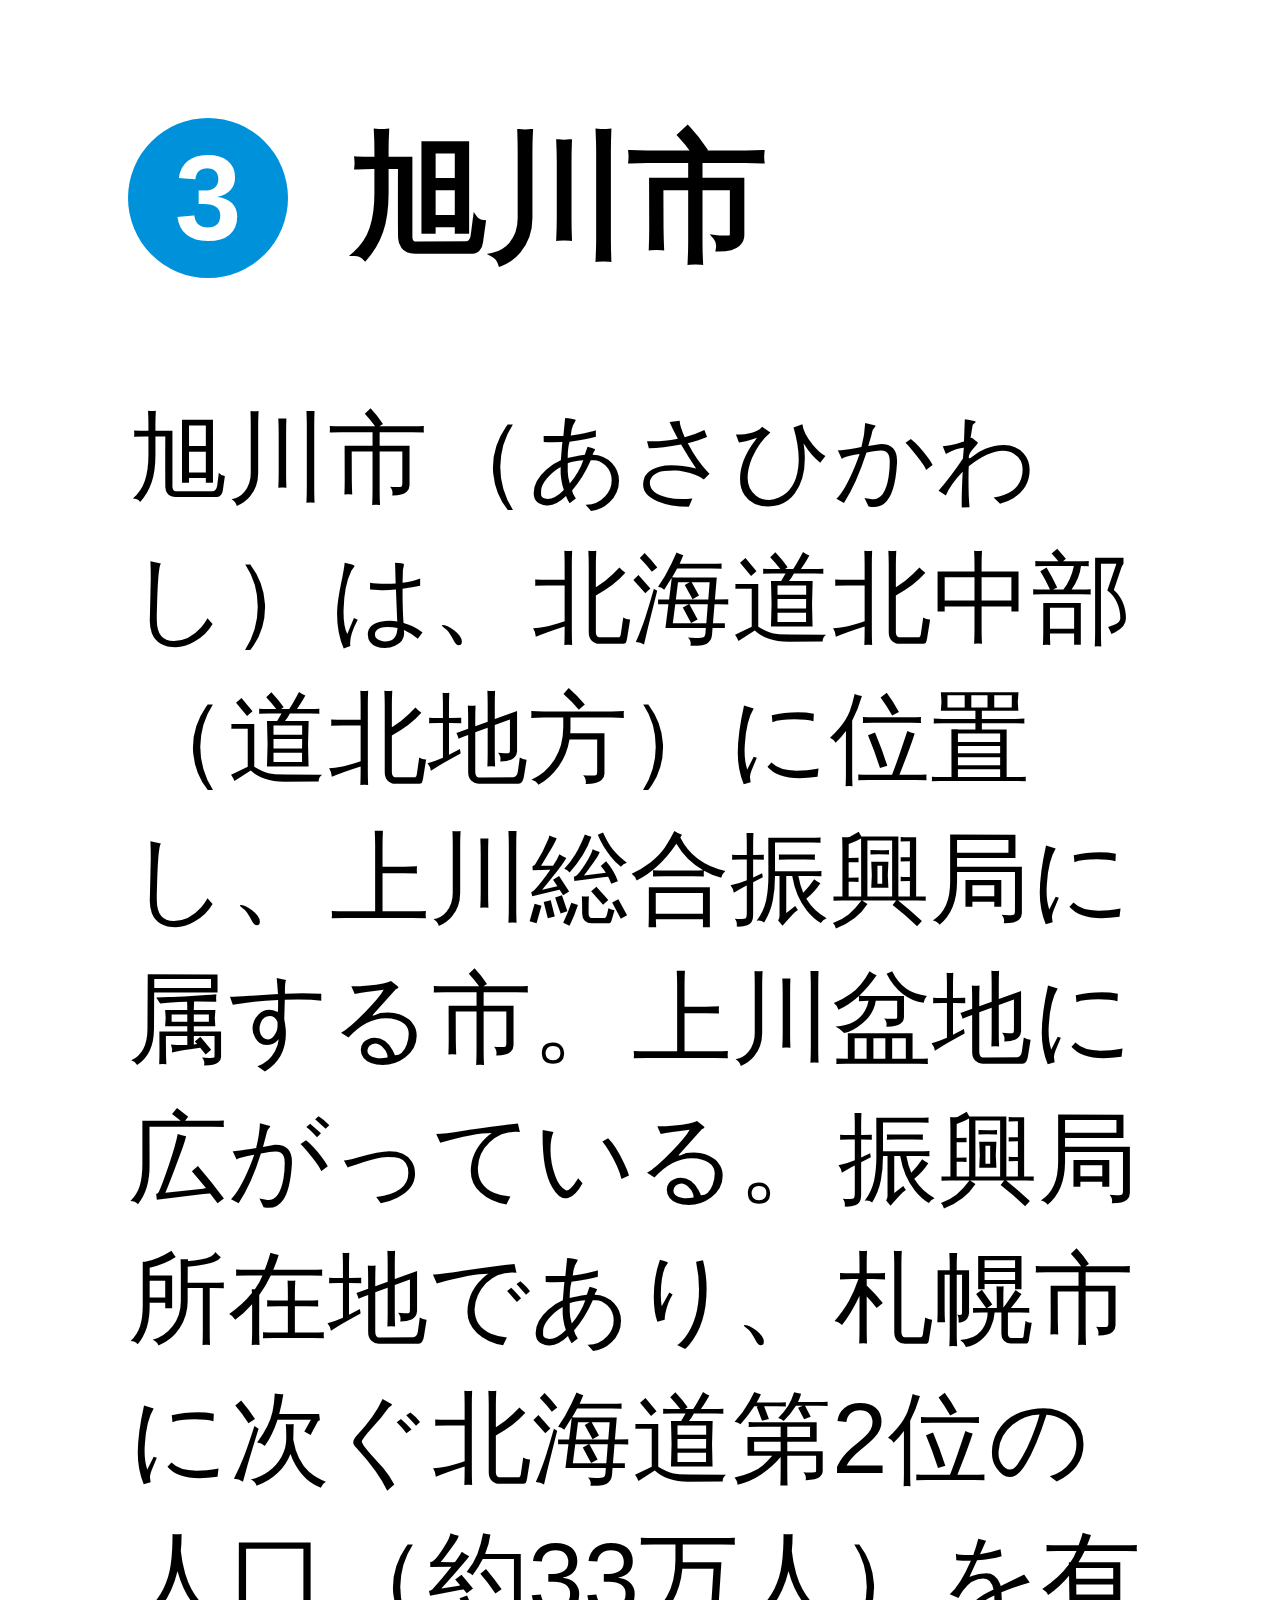
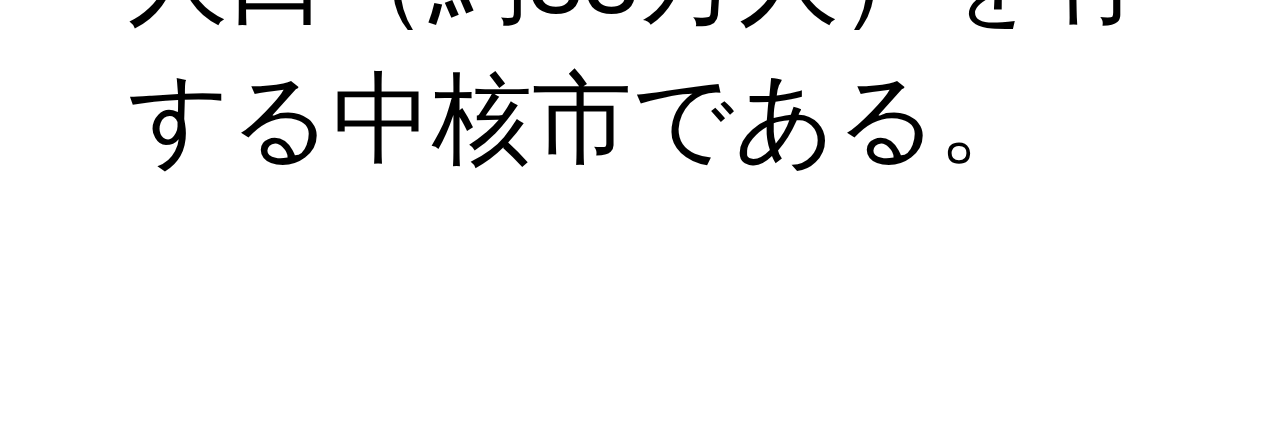
<file: hokkaido/spot/asahikawa.html>
<!DOCTYPE html>
<html lang="ja">

<head>
  <meta charset="utf-8" />
  <meta name="robots" content="noindex,nofollow" />
  <title>旭川市</title>
  <meta name="viewport" content="width=device-width, height=device-height, initial-scale=1.0, maximum-scale=1.0, user-scalable=no" />
  <link rel="stylesheet" href="../../css/common.css" media="all" />
  <link rel="stylesheet" href="../../css/style.css" media="all" />
</head>

<body>
  <div class="modalContent">
    <h2 class="modalTitle">
      <div class="modalNum"><span>3</span></div>旭川市
    </h2>
    <p class="modalText">旭川市（あさひかわし）は、北海道北中部（道北地方）に位置し、上川総合振興局に属する市。上川盆地に広がっている。振興局所在地であり、札幌市に次ぐ北海道第2位の人口（約33万人）を有する中核市である。
    </p>
  </div>
</body>

</html>
</file>
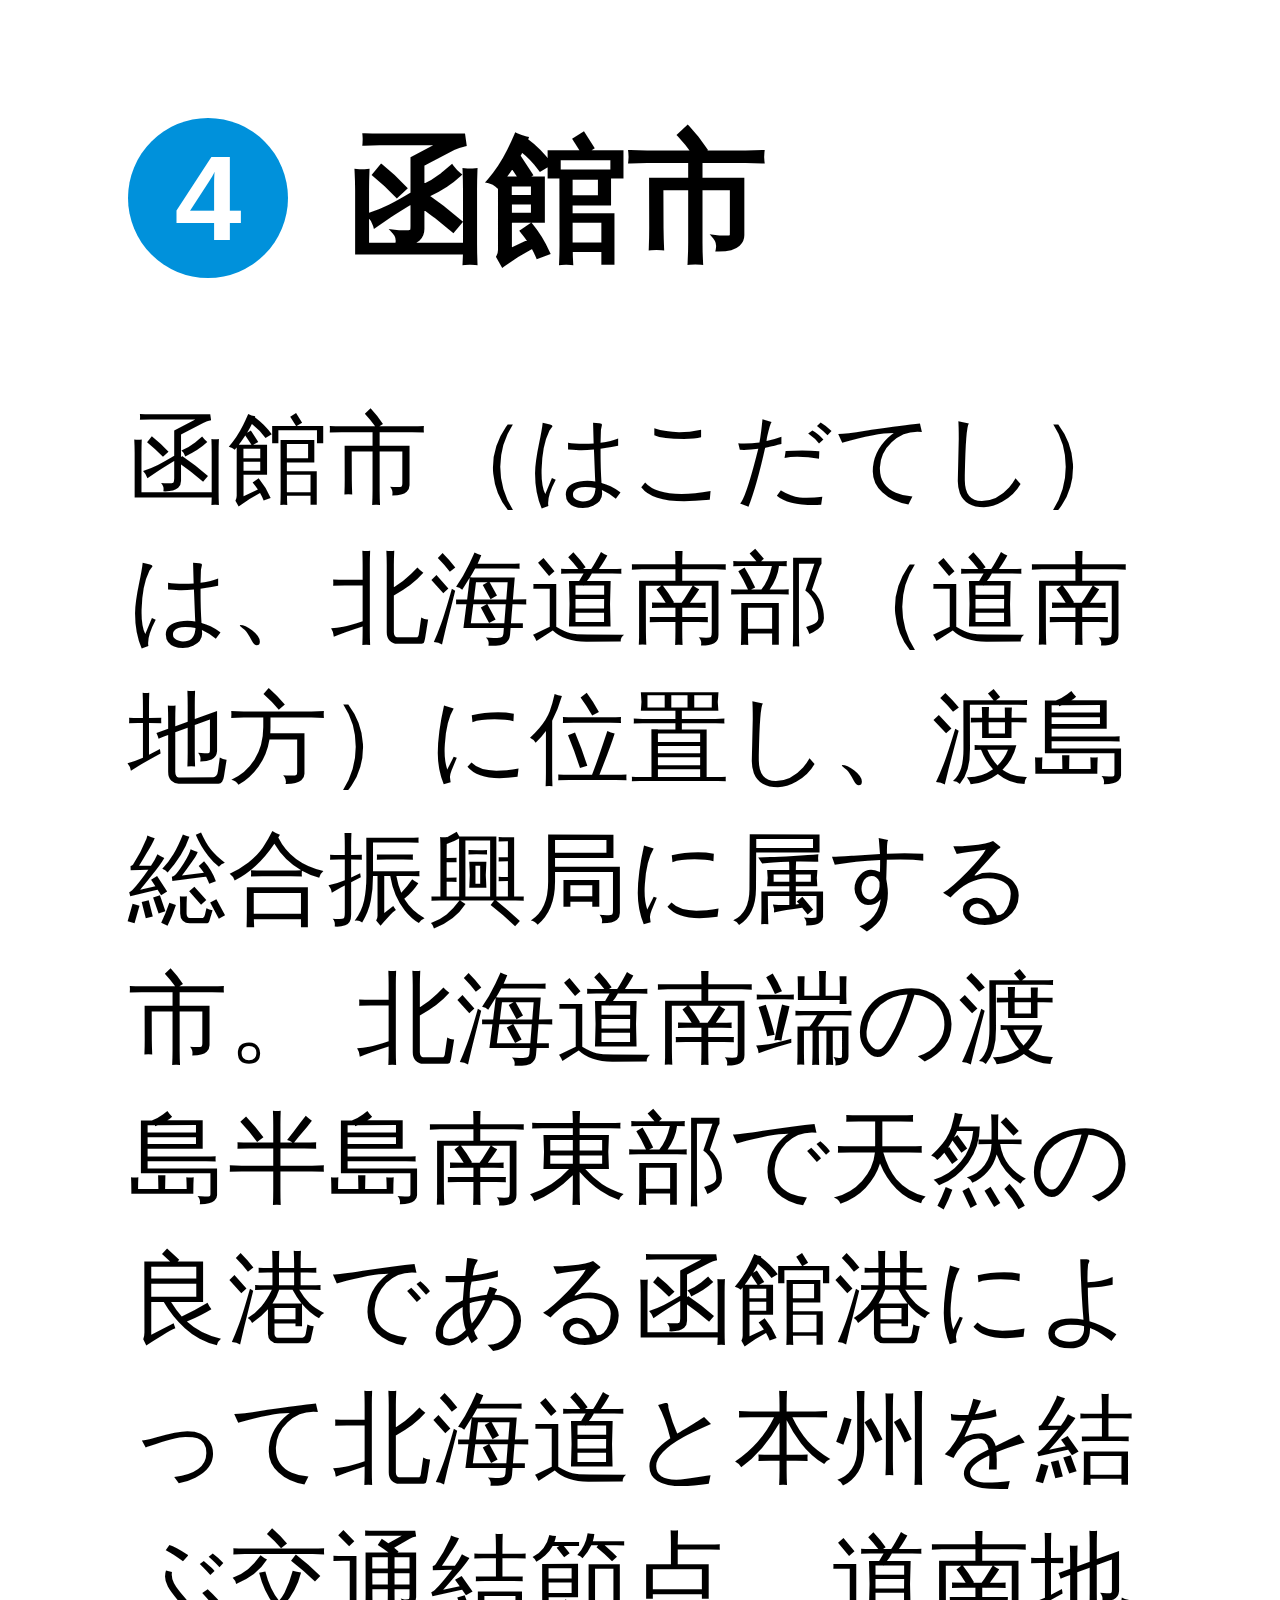
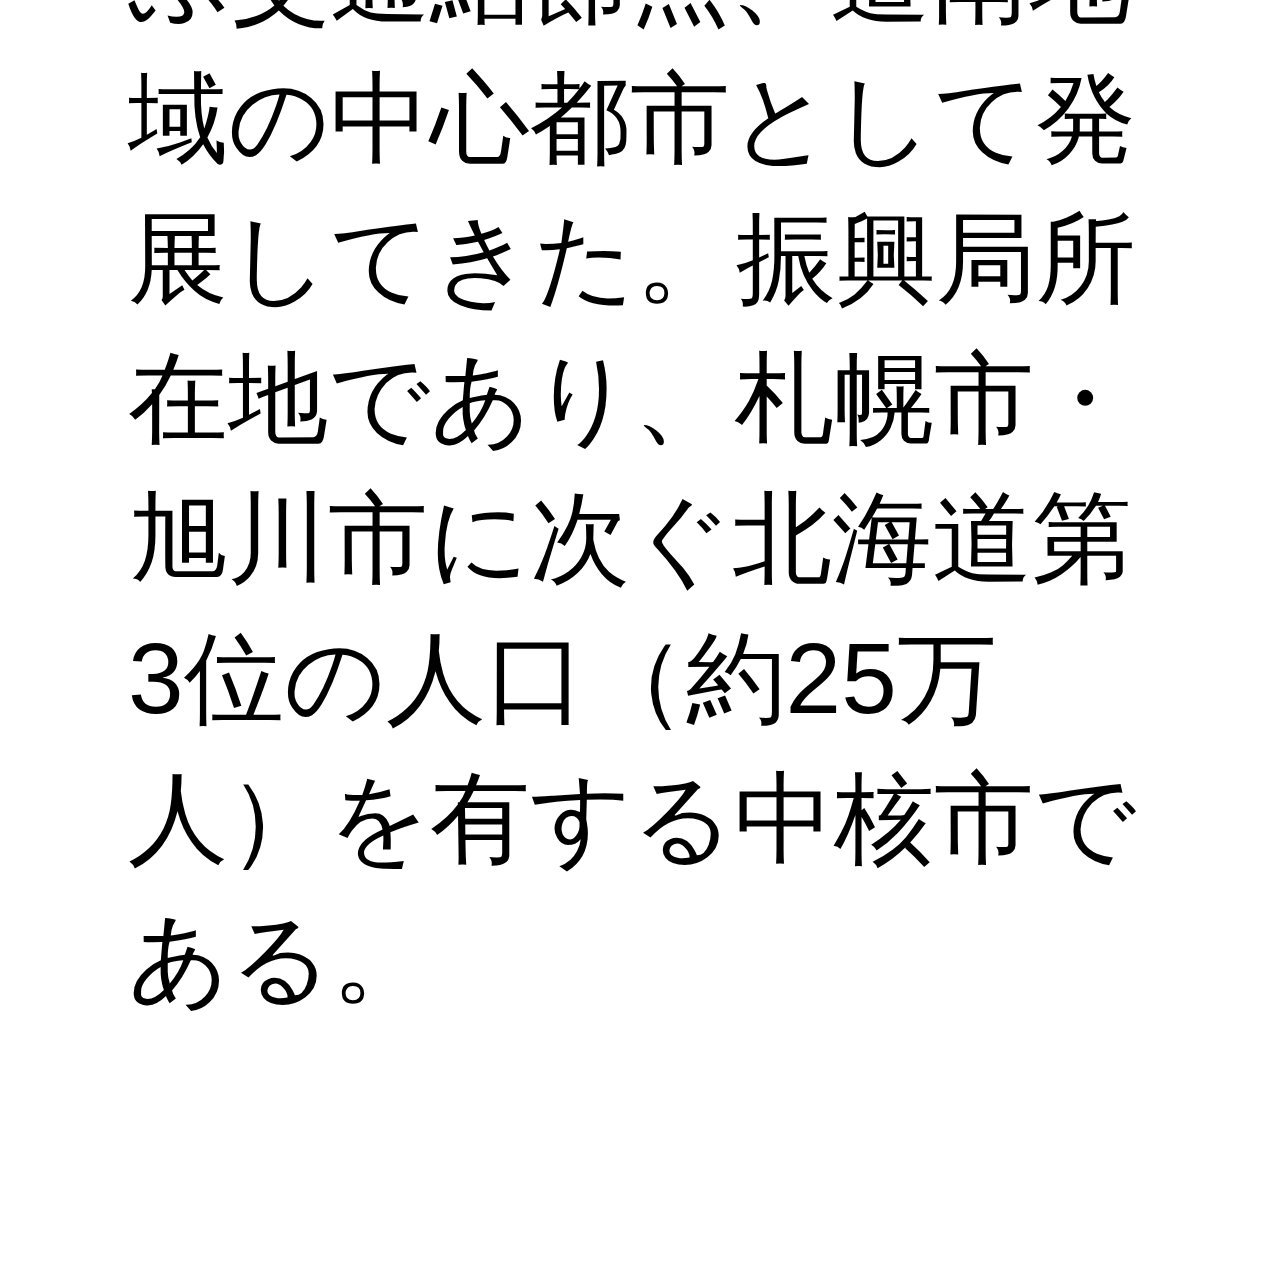
<file: hokkaido/spot/hakodate.html>
<!DOCTYPE html>
<html lang="ja">

<head>
  <meta charset="utf-8" />
  <meta name="robots" content="noindex,nofollow" />
  <title>函館市</title>
  <meta name="viewport" content="width=device-width, height=device-height, initial-scale=1.0, maximum-scale=1.0, user-scalable=no" />
  <link rel="stylesheet" href="../../css/common.css" media="all" />
  <link rel="stylesheet" href="../../css/style.css" media="all" />
</head>

<body>
  <div class="modalContent">
    <h2 class="modalTitle">
      <div class="modalNum"><span>4</span></div>函館市
    </h2>
    <p class="modalText">函館市（はこだてし）は、北海道南部（道南地方）に位置し、渡島総合振興局に属する市。 北海道南端の渡島半島南東部で天然の良港である函館港によって北海道と本州を結ぶ交通結節点、道南地域の中心都市として発展してきた。振興局所在地であり、札幌市・旭川市に次ぐ北海道第3位の人口（約25万人）を有する中核市である。
    </p>
  </div>
</body>

</html>
</file>
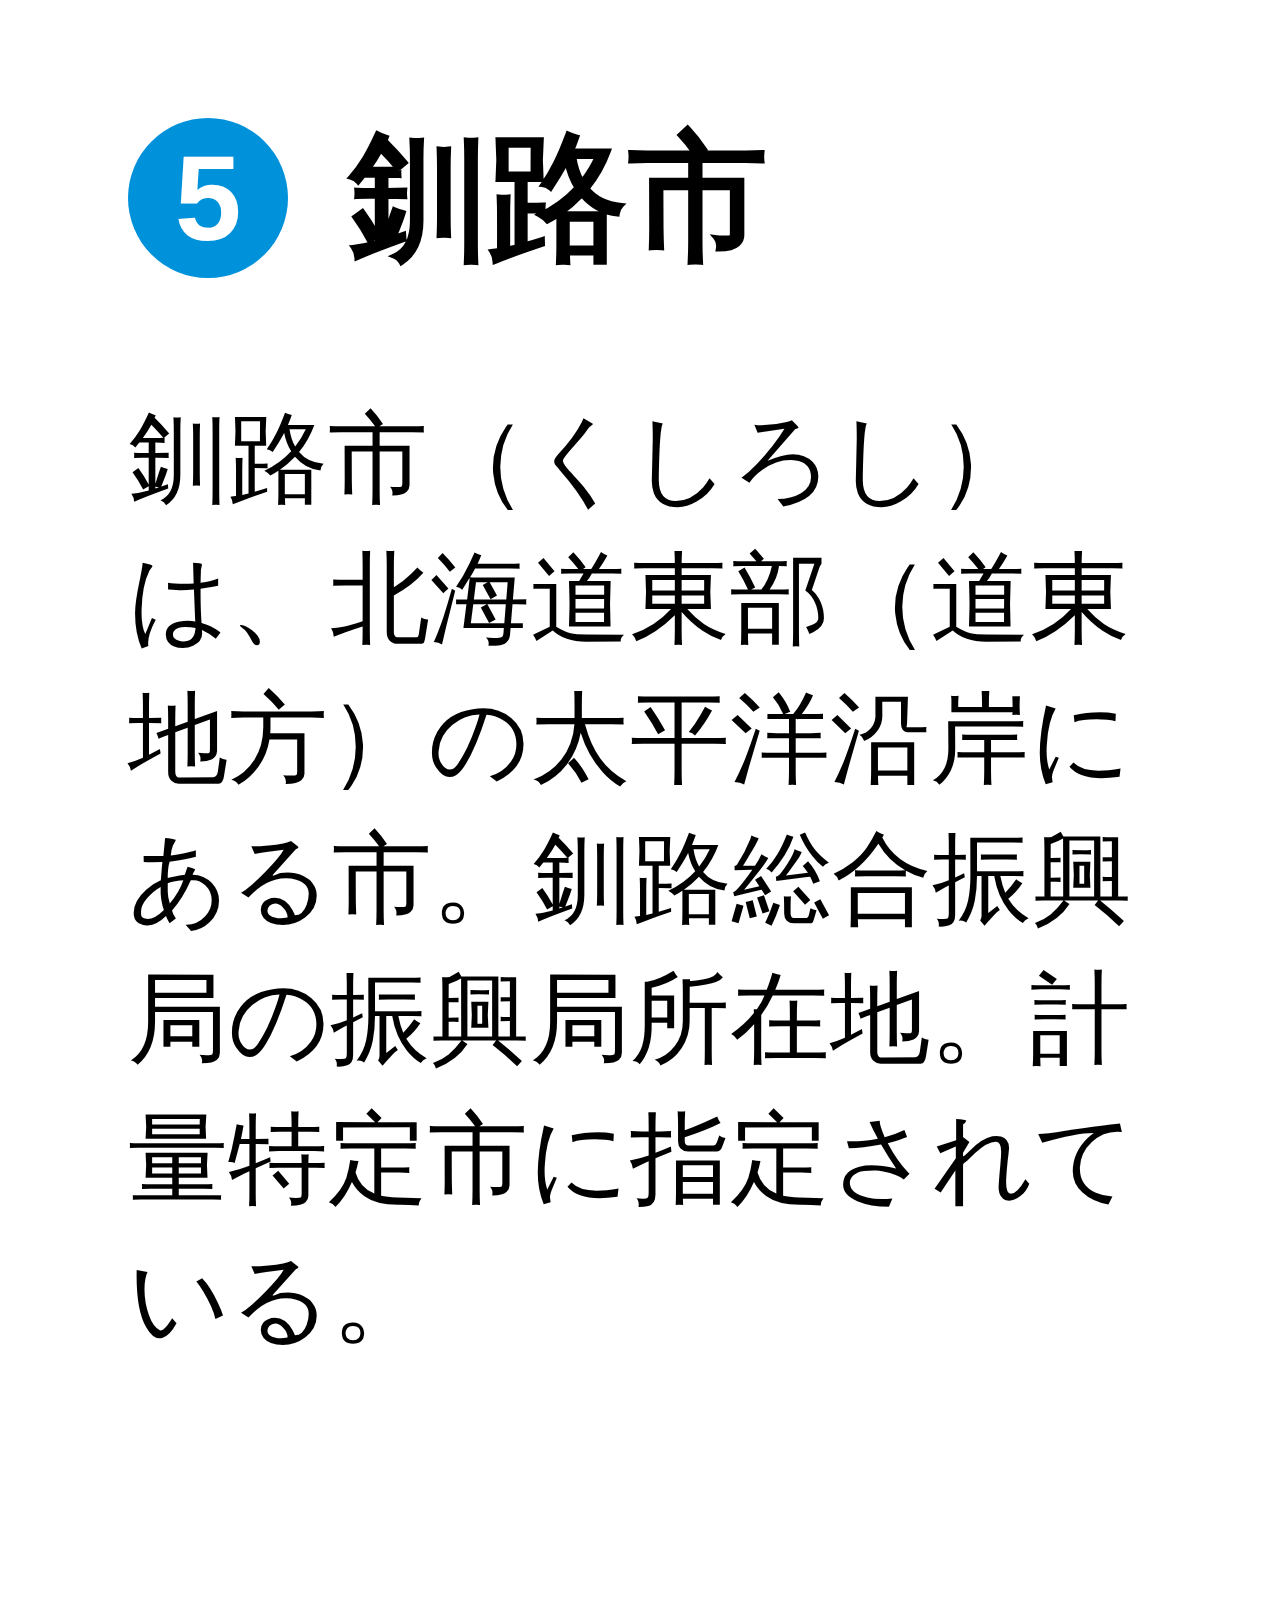
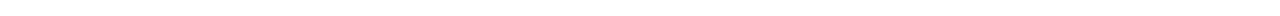
<file: hokkaido/spot/kushiro.html>
<!DOCTYPE html>
<html lang="ja">

<head>
  <meta charset="utf-8" />
  <meta name="robots" content="noindex,nofollow" />
  <title>釧路市</title>
  <meta name="viewport" content="width=device-width, height=device-height, initial-scale=1.0, maximum-scale=1.0, user-scalable=no" />
  <link rel="stylesheet" href="../../css/common.css" media="all" />
  <link rel="stylesheet" href="../../css/style.css" media="all" />
</head>

<body>
  <div class="modalContent">
    <h2 class="modalTitle">
      <div class="modalNum"><span>5</span></div>釧路市
    </h2>
    <p class="modalText">釧路市（くしろし）は、北海道東部（道東地方）の太平洋沿岸にある市。釧路総合振興局の振興局所在地。計量特定市に指定されている。
    </p>
  </div>
</body>

</html>
</file>
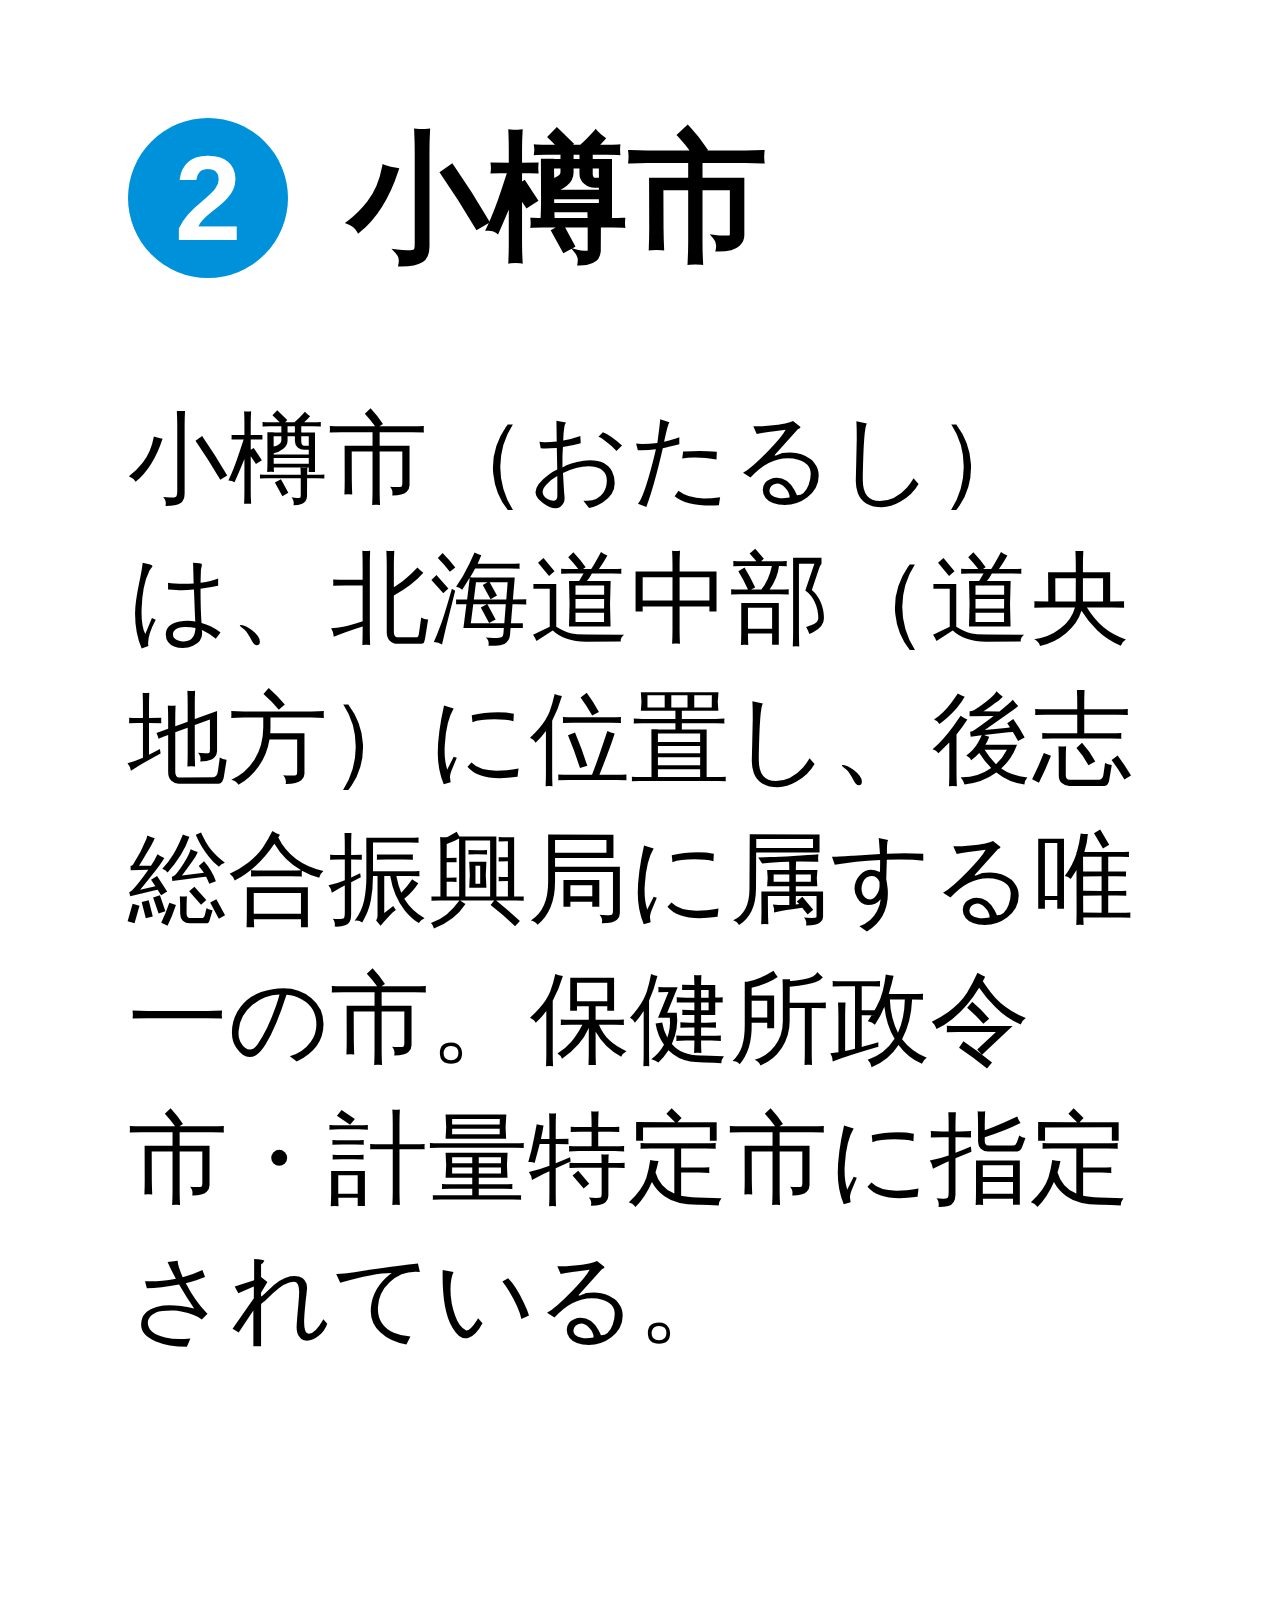
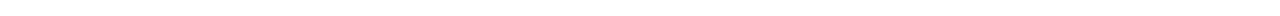
<file: hokkaido/spot/otaru.html>
<!DOCTYPE html>
<html lang="ja">

<head>
  <meta charset="utf-8" />
  <meta name="robots" content="noindex,nofollow" />
  <title>小樽市</title>
  <meta name="viewport" content="width=device-width, height=device-height, initial-scale=1.0, maximum-scale=1.0, user-scalable=no" />
  <link rel="stylesheet" href="../../css/common.css" media="all" />
  <link rel="stylesheet" href="../../css/style.css" media="all" />
</head>

<body>
  <div class="modalContent">
    <h2 class="modalTitle">
      <div class="modalNum"><span>2</span></div>小樽市
    </h2>
    <p class="modalText">小樽市（おたるし）は、北海道中部（道央地方）に位置し、後志総合振興局に属する唯一の市。保健所政令市・計量特定市に指定されている。
    </p>
  </div>
</body>

</html>
</file>
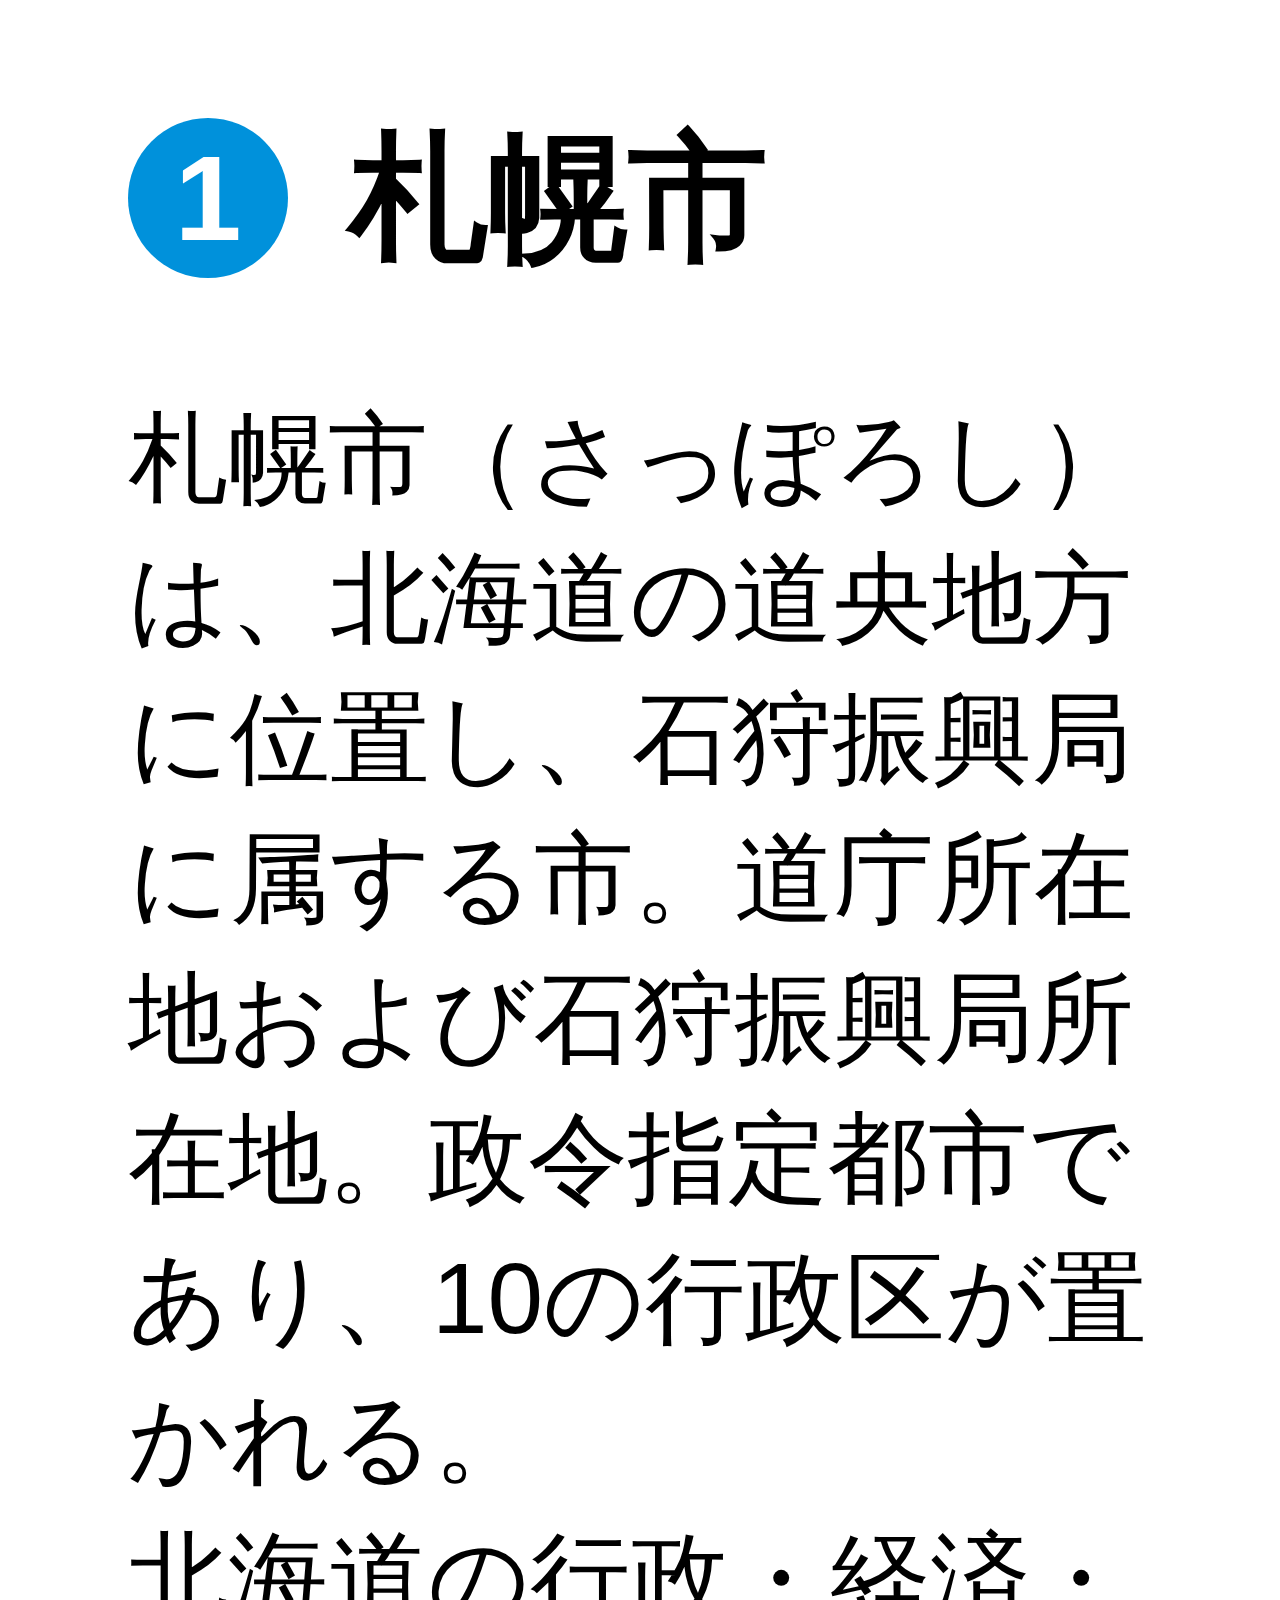
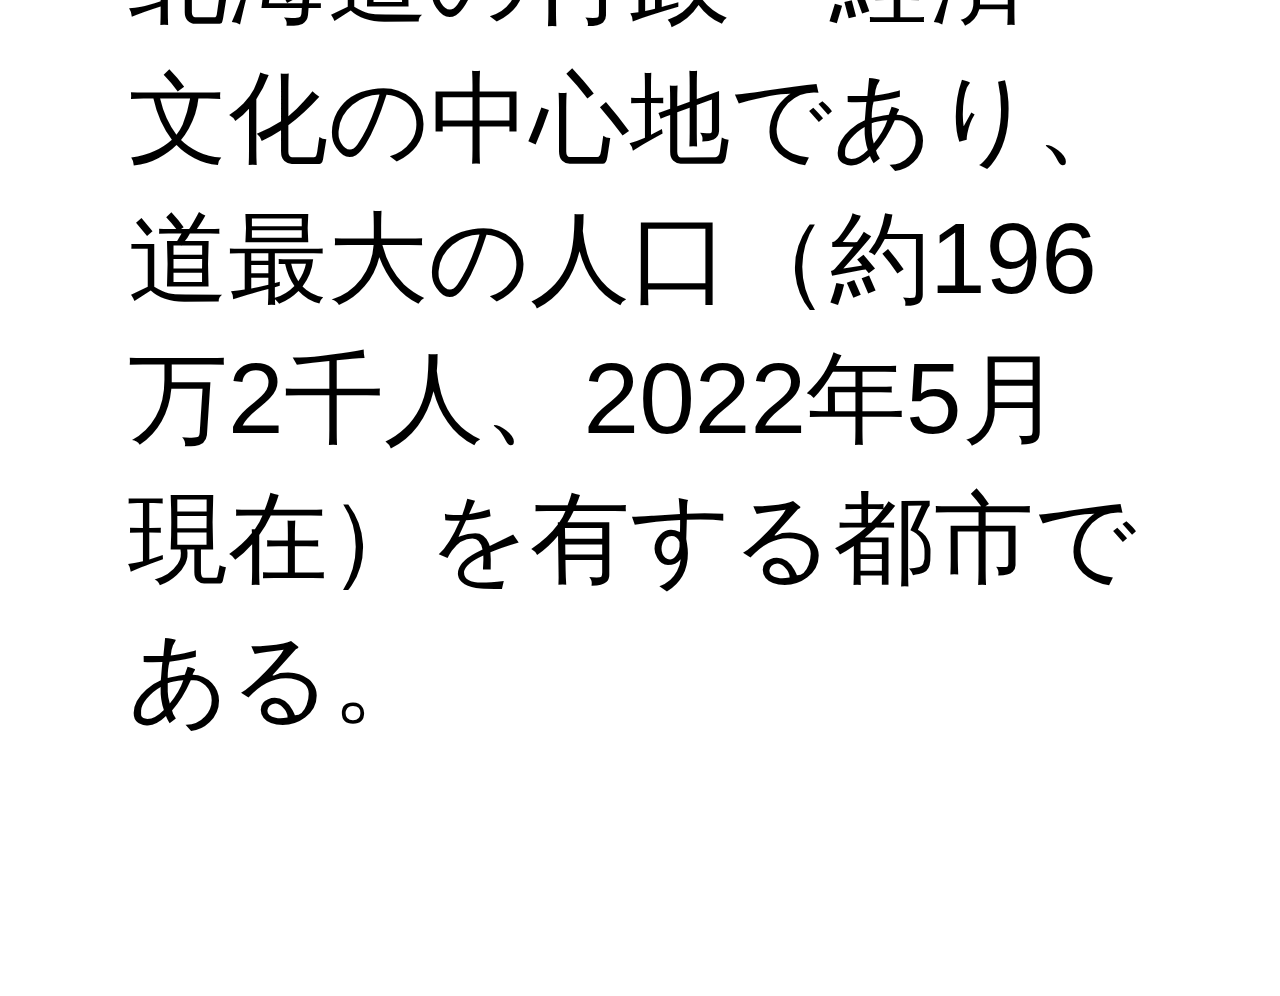
<file: hokkaido/spot/sapporo.html>
<!DOCTYPE html>
<html lang="ja">

<head>
  <meta charset="utf-8" />
  <meta name="robots" content="noindex,nofollow" />
  <title>札幌市</title>
  <meta name="viewport" content="width=device-width, height=device-height, initial-scale=1.0, maximum-scale=1.0, user-scalable=no" />
  <link rel="stylesheet" href="../../css/common.css" media="all" />
  <link rel="stylesheet" href="../../css/style.css" media="all" />
</head>

<body>
  <div class="modalContent">
    <h2 class="modalTitle">
      <div class="modalNum"><span>1</span></div>札幌市
    </h2>
    <p class="modalText">札幌市（さっぽろし）は、北海道の道央地方に位置し、石狩振興局に属する市。道庁所在地および石狩振興局所在地。政令指定都市であり、10の行政区が置かれる。<br>
      北海道の行政・経済・文化の中心地であり、道最大の人口（約196万2千人、2022年5月現在）を有する都市である。
    </p>
  </div>
</body>

</html>
</file>
<file: css/common.css>
@charset "utf-8";
/* CSS Document */
html, body, div, span, object, iframe,
h1, h2, h3, h4, h5, h6, p, blockquote, pre,
abbr, address, cite, code,
del, dfn, em, img, ins, kbd, q, samp,
small, strong, sub, sup, var,
b, i,
dl, dt, dd, ol, ul, li,
fieldset, form, label, legend,
table, caption, tbody, tfoot, thead, tr, th, td,
article, aside, canvas, details, figcaption, figure, 
footer, header, hgroup, menu, nav, section, summary,
time, mark, audio, video {
    margin: 0;
    padding: 0;
    border: 0;
    outline: 0;
    vertical-align: baseline;
    background: transparent;
    -webkit-box-sizing: border-box;
    -moz-box-sizing: border-box;
    box-sizing: border-box;
}

img{
	vertical-align:bottom;
}


body{
    line-height:1;
}

h1, h2, h3, h4, h5, h6{
  font-weight:normal;
}

ol, ul{
  list-style-type:none;
}

/*Display*/
.displayB{ 
	display:block;
}

.displayN{
	display:none;
}

.displayT{
	display:table;
}

.displayTC{
	display:table-cell;
}

.displayI{
	display:inline;
}

.displayIB{
	display:inline-block;
}

/*Flexbox*/
.flex{
	-js-display:flex;
	display:flex;
}

.flex-start{
	-js-display:flex;
	display:flex;
	-webkit-justify-content:flex-start;
	-ms-justify-content:flex-start;
	justify-content:flex-start;
}

.flex-end{
	-js-display:flex;
	display:flex;
	-webkit-justify-content:flex-end;
	-ms-justify-content:flex-end;
	justify-content:flex-end;
}


.flex-between{
	-js-display:flex;
	display:flex;
	-webkit-justify-content:space-between;
	-ms-justify-content:space-between;
	justify-content:space-between;
}

.flex-center{
	-js-display:flex;
	display:flex;
	-webkit-justify-content:center;
	-ms-justify-content:center;
	justify-content:center;
}

.flex-wrap{
	-js-display:flex;
	display:flex;
	-webkit-flex-wrap:wrap;
	-ms-flex-wrap:wrap;
	flex-wrap:wrap;
}

.flex-align-start{
	-js-display:flex;
	display:flex;
	-webkit-align-items: flex-start;
	-ms-align-items: flex-start;
	align-items: flex-start;
}

.flex-align-end{
	-js-display:flex;
	display:flex;
	-webkit-align-items: flex-end;
	-ms-align-items: flex-end;
	align-items: flex-end;
}

.flex-align-center{
	-js-display:flex;
	display:flex;
	-webkit-align-items: center;
	-ms-align-items: center;
	align-items: center;
}

.flex-align-baseline{
	-js-display:flex;
	display:flex;
	-webkit-align-items: baseline;
	-ms-align-items: baseline;
	align-items: baseline;
}

.flex-self-start{
	-webkit-align-self: flex-start;
	-ms-align-self: flex-start;
	align-self: flex-start;
}

.flex-self-end{
	-webkit-align-self: flex-end;
	-ms-align-self: flex-end;
	align-self: flex-end;
}

.flex-self-align-start{
	-webkit-align-self: start;
	-ms-align-self: start;
	align-self: start;
}

.flex-self-align-center{
	-webkit-align-self: center;
	-ms-align-self: center;
	align-self: center;
}

.flex-self-baseline{
	-webkit-align-self: baseline;
	-ms-align-self: baseline;
	align-self: baseline;
}


/*Float*/
.fltL {
    float:left!important;
    display:block;
}

.fltR {
    float:right!important;
    display:block;
}

/*Position*/
.relative{
	position:relative;
}

.absolute-t0{ position:absolute; top:0; }
.absolute-t5{ position:absolute; top:5px; }
.absolute-t10{ position:absolute; top:10px; }
.absolute-t15{ position:absolute; top:15px; }
.absolute-t20{ position:absolute; top:20px; }
.absolute-t25{ position:absolute; top:25px; }
.absolute-t30{ position:absolute; top:30px; }
.absolute-t35{ position:absolute; top:35px; }
.absolute-t40{ position:absolute; top:40px; }
.absolute-t45{ position:absolute; top:45px; }
.absolute-t50{ position:absolute; top:50px; }
.absolute-t55{ position:absolute; top:55px; }
.absolute-t60{ position:absolute; top:60px; }
.absolute-t65{ position:absolute; top:65px; }
.absolute-t70{ position:absolute; top:70px; }
.absolute-t75{ position:absolute; top:75px; }
.absolute-t80{ position:absolute; top:80px; }
.absolute-t85{ position:absolute; top:85px; }
.absolute-t90{ position:absolute; top:90px; }
.absolute-t95{ position:absolute; top:95px; }
.absolute-t100{ position:absolute; top:100px; }
.absolute-t-5{ position:absolute; top:-5px; }
.absolute-t-10{ position:absolute; top:-10px; }
.absolute-t-15{ position:absolute; top:-15px; }
.absolute-t-20{ position:absolute; top:-20px; }
.absolute-t-25{ position:absolute; top:-25px; }
.absolute-t-30{ position:absolute; top:-30px; }
.absolute-t-35{ position:absolute; top:-35px; }
.absolute-t-40{ position:absolute; top:-40px; }
.absolute-t-45{ position:absolute; top:-45px; }
.absolute-t-50{ position:absolute; top:-50px; }
.absolute-t-55{ position:absolute; top:-55px; }
.absolute-t-60{ position:absolute; top:-60px; }
.absolute-t-65{ position:absolute; top:-65px; }
.absolute-t-70{ position:absolute; top:-70px; }
.absolute-t-75{ position:absolute; top:-75px; }
.absolute-t-80{ position:absolute; top:-80px; }
.absolute-t-85{ position:absolute; top:-85px; }
.absolute-t-90{ position:absolute; top:-90px; }
.absolute-t-95{ position:absolute; top:-95px; }
.absolute-t-100{ position:absolute; top:-100px; }


.absolute-r0{ position:absolute; right:0; }
.absolute-r5{ position:absolute; right:5px; }
.absolute-r10{ position:absolute; right:10px; }
.absolute-r15{ position:absolute; right:15px; }
.absolute-r20{ position:absolute; right:20px; }
.absolute-r25{ position:absolute; right:25px; }
.absolute-r30{ position:absolute; right:30px; }
.absolute-r35{ position:absolute; right:35px; }
.absolute-r40{ position:absolute; right:40px; }
.absolute-r45{ position:absolute; right:45px; }
.absolute-r50{ position:absolute; right:50px; }
.absolute-r55{ position:absolute; right:55px; }
.absolute-r60{ position:absolute; right:60px; }
.absolute-r65{ position:absolute; right:65px; }
.absolute-r70{ position:absolute; right:70px; }
.absolute-r75{ position:absolute; right:75px; }
.absolute-r80{ position:absolute; right:80px; }
.absolute-r85{ position:absolute; right:85px; }
.absolute-r90{ position:absolute; right:90px; }
.absolute-r95{ position:absolute; right:95px; }
.absolute-r100{ position:absolute; right:100px; }
.absolute-r-5{ position:absolute; right:-5px; }
.absolute-r-10{ position:absolute; right:-10px; }
.absolute-r-15{ position:absolute; right:-15px; }
.absolute-r-20{ position:absolute; right:-20px; }
.absolute-r-25{ position:absolute; right:-25px; }
.absolute-r-30{ position:absolute; right:-30px; }
.absolute-r-35{ position:absolute; right:-35px; }
.absolute-r-40{ position:absolute; right:-40px; }
.absolute-r-45{ position:absolute; right:-45px; }
.absolute-r-50{ position:absolute; right:-50px; }
.absolute-r-55{ position:absolute; right:-55px; }
.absolute-r-60{ position:absolute; right:-60px; }
.absolute-r-65{ position:absolute; right:-65px; }
.absolute-r-70{ position:absolute; right:-70px; }
.absolute-r-75{ position:absolute; right:-75px; }
.absolute-r-80{ position:absolute; right:-80px; }
.absolute-r-85{ position:absolute; right:-85px; }
.absolute-r-90{ position:absolute; right:-90px; }
.absolute-r-95{ position:absolute; right:-95px; }
.absolute-r-100{ position:absolute; right:-100px; }

.absolute-b0{ position:absolute; bottom:0; }
.absolute-b5{ position:absolute; bottom:5px; }
.absolute-b10{ position:absolute; bottom:10px; }
.absolute-b15{ position:absolute; bottom:15px; }
.absolute-b20{ position:absolute; bottom:20px; }
.absolute-b25{ position:absolute; bottom:25px; }
.absolute-b30{ position:absolute; bottom:30px; }
.absolute-b35{ position:absolute; bottom:35px; }
.absolute-b40{ position:absolute; bottom:40px; }
.absolute-b45{ position:absolute; bottom:45px; }
.absolute-b50{ position:absolute; bottom:50px; }
.absolute-b55{ position:absolute; bottom:55px; }
.absolute-b60{ position:absolute; bottom:60px; }
.absolute-b65{ position:absolute; bottom:65px; }
.absolute-b70{ position:absolute; bottom:70px; }
.absolute-b75{ position:absolute; bottom:75px; }
.absolute-b80{ position:absolute; bottom:80px; }
.absolute-b85{ position:absolute; bottom:85px; }
.absolute-b90{ position:absolute; bottom:90px; }
.absolute-b95{ position:absolute; bottom:95px; }
.absolute-b100{ position:absolute; bottom:100px; }
.absolute-b-5{ position:absolute; bottom:-5px; }
.absolute-b-10{ position:absolute; bottom:-10px; }
.absolute-b-15{ position:absolute; bottom:-15px; }
.absolute-b-20{ position:absolute; bottom:-20px; }
.absolute-b-25{ position:absolute; bottom:-25px; }
.absolute-b-30{ position:absolute; bottom:-30px; }
.absolute-b-35{ position:absolute; bottom:-35px; }
.absolute-b-40{ position:absolute; bottom:-40px; }
.absolute-b-45{ position:absolute; bottom:-45px; }
.absolute-b-50{ position:absolute; bottom:-50px; }
.absolute-b-55{ position:absolute; bottom:-55px; }
.absolute-b-60{ position:absolute; bottom:-60px; }
.absolute-b-65{ position:absolute; bottom:-65px; }
.absolute-b-70{ position:absolute; bottom:-70px; }
.absolute-b-75{ position:absolute; bottom:-75px; }
.absolute-b-80{ position:absolute; bottom:-80px; }
.absolute-b-85{ position:absolute; bottom:-85px; }
.absolute-b-90{ position:absolute; bottom:-90px; }
.absolute-b-95{ position:absolute; bottom:-95px; }
.absolute-b-100{ position:absolute; bottom:-100px; }

.absolute-l0{ position:absolute; left:0; }
.absolute-l5{ position:absolute; left:5px; }
.absolute-l10{ position:absolute; left:10px; }
.absolute-l15{ position:absolute; left:15px; }
.absolute-l20{ position:absolute; left:20px; }
.absolute-l25{ position:absolute; left:25px; }
.absolute-l30{ position:absolute; left:30px; }
.absolute-l35{ position:absolute; left:35px; }
.absolute-l40{ position:absolute; left:40px; }
.absolute-l45{ position:absolute; left:45px; }
.absolute-l50{ position:absolute; left:50px; }
.absolute-l55{ position:absolute; left:55px; }
.absolute-l60{ position:absolute; left:60px; }
.absolute-l65{ position:absolute; left:65px; }
.absolute-l70{ position:absolute; left:70px; }
.absolute-l75{ position:absolute; left:75px; }
.absolute-l80{ position:absolute; left:80px; }
.absolute-l85{ position:absolute; left:85px; }
.absolute-l90{ position:absolute; left:90px; }
.absolute-l95{ position:absolute; left:95px; }
.absolute-l100{ position:absolute; left:100px; }
.absolute-l-5{ position:absolute; left:-5px; }
.absolute-l-10{ position:absolute; left:-10px; }
.absolute-l-15{ position:absolute; left:-15px; }
.absolute-l-20{ position:absolute; left:-20px; }
.absolute-l-25{ position:absolute; left:-25px; }
.absolute-l-30{ position:absolute; left:-30px; }
.absolute-l-35{ position:absolute; left:-35px; }
.absolute-l-40{ position:absolute; left:-40px; }
.absolute-l-45{ position:absolute; left:-45px; }
.absolute-l-50{ position:absolute; left:-50px; }
.absolute-l-55{ position:absolute; left:-55px; }
.absolute-l-60{ position:absolute; left:-60px; }
.absolute-l-65{ position:absolute; left:-65px; }
.absolute-l-70{ position:absolute; left:-70px; }
.absolute-l-75{ position:absolute; left:-75px; }
.absolute-l-80{ position:absolute; left:-80px; }
.absolute-l-85{ position:absolute; left:-85px; }
.absolute-l-90{ position:absolute; left:-90px; }
.absolute-l-95{ position:absolute; left:-95px; }
.absolute-l-100{ position:absolute; left:-100px; }

.zindex0{ z-index:0; }
.zindex1{ z-index:1; }
.zindex10{ z-index:10; }
.zindex100{ z-index:100; }
.zindex1000{ z-index:1000; }
.zindex-1{ z-index:-1; }
.zindex-10{ z-index:-10; }
.zindex-100{ z-index:-100; }

/*Textalign*/
.textL{
    text-align:left;
}

.textR{
    text-align:right;
}

.textC{
    text-align:center;
}

/*Verticalalign*/
.verticalT{
    vertical-align:top;
}

.verticalM{
    vertical-align:middle;
}

.verticalB{
    vertical-align:bottom;
}

/*centering*/
.blockC{
    display:block;
    margin:0 auto;
}

/*clearfix*/
.clearfix::after {
	content: "";
	display: table;
	clear: both;
}

/*margin common*/
.m0{ margin:0!important; }
.m5{ margin:5px!important; }
.m10{ margin:10px!important; }
.m15{ margin:15px!important; }
.m20{ margin:20px!important; }
.m25{ margin:25px!important; }
.m30{ margin:30px!important; }
.m35{ margin:35px!important; }
.m40{ margin:40px!important; }
.m45{ margin:45px!important; }
.m50{ margin:50px!important; }
.m55{ margin:55px!important; }
.m60{ margin:60px!important; }
.m65{ margin:65px!important; }
.m70{ margin:70px!important; }
.m75{ margin:75px!important; }
.m80{ margin:80px!important; }
.m85{ margin:85px!important; }
.m90{ margin:90px!important; }
.m95{ margin:95px!important; }
.m100{ margin:100px!important; }

.mt0{ margin-top:0!important; }
.mt5{ margin-top:5px!important; }
.mt10{ margin-top:10px!important; }
.mt15{ margin-top:15px!important; }
.mt20{ margin-top:20px!important; }
.mt25{ margin-top:25px!important; }
.mt30{ margin-top:30px!important; }
.mt35{ margin-top:35px!important; }
.mt40{ margin-top:40px!important; }
.mt45{ margin-top:45px!important; }
.mt50{ margin-top:50px!important; }
.mt55{ margin-top:55px!important; }
.mt60{ margin-top:60px!important; }
.mt65{ margin-top:65px!important; }
.mt70{ margin-top:70px!important; }
.mt75{ margin-top:75px!important; }
.mt80{ margin-top:80px!important; }
.mt85{ margin-top:85px!important; }
.mt90{ margin-top:90px!important; }
.mt95{ margin-top:95px!important; }
.mt100{ margin-top:100px!important; }

.mr0{ margin-right:0!important; }
.mr5{ margin-right:5px!important; }
.mr10{ margin-right:10px!important; }
.mr15{ margin-right:15px!important; }
.mr20{ margin-right:20px!important; }
.mr25{ margin-right:25px!important; }
.mr30{ margin-right:30px!important; }
.mr35{ margin-right:35px!important; }
.mr40{ margin-right:40px!important; }
.mr45{ margin-right:45px!important; }
.mr50{ margin-right:50px!important; }
.mr55{ margin-right:55px!important; }
.mr60{ margin-right:60px!important; }
.mr65{ margin-right:65px!important; }
.mr70{ margin-right:70px!important; }
.mr75{ margin-right:75px!important; }
.mr80{ margin-right:80px!important; }
.mr85{ margin-right:85px!important; }
.mr90{ margin-right:90px!important; }
.mr95{ margin-right:95px!important; }
.mr100{ margin-right:100px!important; }


.mb0{ margin-bottom:0!important; }
.mb5{ margin-bottom:5px!important; }
.mb10{ margin-bottom:10px!important; }
.mb15{ margin-bottom:15px!important; }
.mb20{ margin-bottom:20px!important; }
.mb25{ margin-bottom:25px!important; }
.mb30{ margin-bottom:30px!important; }
.mb35{ margin-bottom:35px!important; }
.mb40{ margin-bottom:40px!important; }
.mb45{ margin-bottom:45px!important; }
.mb50{ margin-bottom:50px!important; }
.mb55{ margin-bottom:55px!important; }
.mb60{ margin-bottom:60px!important; }
.mb65{ margin-bottom:65px!important; }
.mb70{ margin-bottom:70px!important; }
.mb75{ margin-bottom:75px!important; }
.mb80{ margin-bottom:80px!important; }
.mb85{ margin-bottom:85px!important; }
.mb90{ margin-bottom:90px!important; }
.mb95{ margin-bottom:95px!important; }
.mb100{ margin-bottom:100px!important; }

.ml0{ margin-left:0!important; }
.ml5{ margin-left:5px!important; }
.ml10{ margin-left:10px!important; }
.ml15{ margin-left:15px!important; }
.ml20{ margin-left:20px!important; }
.ml25{ margin-left:25px!important; }
.ml30{ margin-left:30px!important; }
.ml35{ margin-left:35px!important; }
.ml40{ margin-left:40px!important; }
.ml45{ margin-left:45px!important; }
.ml50{ margin-left:50px!important; }
.ml55{ margin-left:55px!important; }
.ml60{ margin-left:60px!important; }
.ml65{ margin-left:65px!important; }
.ml70{ margin-left:70px!important; }
.ml75{ margin-left:75px!important; }
.ml80{ margin-left:80px!important; }
.ml85{ margin-left:85px!important; }
.ml90{ margin-left:90px!important; }
.ml95{ margin-left:95px!important; }
.ml100{ margin-left:100px!important; }


/*padding common*/
.p0{ padding:0!important; }
.p5{ padding:5px!important; }
.p10{ padding:10px!important; }
.p15{ padding:15px!important; }
.p20{ padding:20px!important; }
.p25{ padding:25px!important; }
.p30{ padding:30px!important; }
.p35{ padding:35px!important; }
.p40{ padding:40px!important; }
.p45{ padding:45px!important; }
.p50{ padding:50px!important; }
.p55{ padding:55px!important; }
.p60{ padding:60px!important; }
.p65{ padding:65px!important; }
.p70{ padding:70px!important; }
.p75{ padding:75px!important; }
.p80{ padding:80px!important; }
.p85{ padding:85px!important; }
.p90{ padding:90px!important; }
.p95{ padding:95px!important; }
.p100{ padding:100px!important; }

.pt0{ padding-top:0!important; }
.pt5{ padding-top:5px!important; }
.pt10{ padding-top:10px!important; }
.pt15{ padding-top:15px!important; }
.pt20{ padding-top:20px!important; }
.pt25{ padding-top:25px!important; }
.pt30{ padding-top:30px!important; }
.pt35{ padding-top:35px!important; }
.pt40{ padding-top:40px!important; }
.pt45{ padding-top:45px!important; }
.pt50{ padding-top:50px!important; }
.pt55{ padding-top:55px!important; }
.pt60{ padding-top:60px!important; }
.pt65{ padding-top:65px!important; }
.pt70{ padding-top:70px!important; }
.pt75{ padding-top:75px!important; }
.pt80{ padding-top:80px!important; }
.pt85{ padding-top:85px!important; }
.pt90{ padding-top:90px!important; }
.pt95{ padding-top:95px!important; }
.pt100{ padding-top:100px!important; }


.pr0{ padding-right:0!important; }
.pr5{ padding-right:5px!important; }
.pr10{ padding-right:10px!important; }
.pr15{ padding-right:15px!important; }
.pr20{ padding-right:20px!important; }
.pr25{ padding-right:25px!important; }
.pr30{ padding-right:30px!important; }
.pr35{ padding-right:35px!important; }
.pr40{ padding-right:40px!important; }
.pr45{ padding-right:45px!important; }
.pr50{ padding-right:50px!important; }
.pr55{ padding-right:55px!important; }
.pr60{ padding-right:60px!important; }
.pr65{ padding-right:65px!important; }
.pr70{ padding-right:70px!important; }
.pr75{ padding-right:75px!important; }
.pr80{ padding-right:80px!important; }
.pr85{ padding-right:85px!important; }
.pr90{ padding-right:90px!important; }
.pr95{ padding-right:95px!important; }
.pr100{ padding-right:100px!important; }

.pb0{ padding-bottom:0!important; }
.pb5{ padding-bottom:5px!important; }
.pb10{ padding-bottom:10px!important; }
.pb15{ padding-bottom:15px!important; }
.pb20{ padding-bottom:20px!important; }
.pb25{ padding-bottom:25px!important; }
.pb30{ padding-bottom:30px!important; }
.pb35{ padding-bottom:35px!important; }
.pb40{ padding-bottom:40px!important; }
.pb45{ padding-bottom:45px!important; }
.pb50{ padding-bottom:50px!important; }
.pb55{ padding-bottom:55px!important; }
.pb60{ padding-bottom:60px!important; }
.pb65{ padding-bottom:65px!important; }
.pb70{ padding-bottom:70px!important; }
.pb75{ padding-bottom:75px!important; }
.pb80{ padding-bottom:80px!important; }
.pb85{ padding-bottom:85px!important; }
.pb90{ padding-bottom:90px!important; }
.pb95{ padding-bottom:95px!important; }
.pb100{ padding-bottom:100px!important; }

.pl0{ padding-left:0!important; }
.pl5{ padding-left:5px!important; }
.pl10{ padding-left:10px!important; }
.pl15{ padding-left:15px!important; }
.pl20{ padding-left:20px!important; }
.pl25{ padding-left:25px!important; }
.pl30{ padding-left:30px!important; }
.pl35{ padding-left:35px!important; }
.pl40{ padding-left:40px!important; }
.pl45{ padding-left:45px!important; }
.pl50{ padding-left:50px!important; }
.pl55{ padding-left:55px!important; }
.pl60{ padding-left:60px!important; }
.pl65{ padding-left:65px!important; }
.pl70{ padding-left:70px!important; }
.pl75{ padding-left:75px!important; }
.pl80{ padding-left:80px!important; }
.pl85{ padding-left:85px!important; }
.pl90{ padding-left:90px!important; }
.pl95{ padding-left:95px!important; }
.pl100{ padding-left:100px!important; }

/*width common*/
.w0{ width:0!important; }
.w5{ width:5px!important; }
.w10{ width:10px!important; }
.w20{ width:20px!important; }
.w30{ width:30px!important; }
.w40{ width:40px!important; }
.w50{ width:50px!important; }
.w60{ width:60px!important; }
.w70{ width:70px!important; }
.w80{ width:80px!important; }
.w90{ width:90px!important; }
.w100{ width:100px!important; }
.w110{ width:110px!important; }
.w120{ width:120px!important; }
.w130{ width:130px!important; }
.w140{ width:140px!important; }
.w150{ width:150px!important; }
.w160{ width:160px!important; }
.w170{ width:170px!important; }
.w180{ width:180px!important; }
.w190{ width:190px!important; }
.w200{ width:200px!important; }
.w210{ width:210px!important; }
.w220{ width:220px!important; }
.w230{ width:230px!important; }
.w240{ width:240px!important; }
.w250{ width:250px!important; }
.w260{ width:260px!important; }
.w270{ width:270px!important; }
.w280{ width:280px!important; }
.w290{ width:290px!important; }
.w300{ width:300px!important; }
.w310{ width:310px!important; }
.w320{ width:320px!important; }
.w330{ width:330px!important; }
.w340{ width:340px!important; }
.w350{ width:350px!important; }
.w360{ width:360px!important; }
.w370{ width:370px!important; }
.w380{ width:380px!important; }
.w390{ width:390px!important; }
.w400{ width:400px!important; }
.w410{ width:410px!important; }
.w420{ width:420px!important; }
.w430{ width:430px!important; }
.w440{ width:440px!important; }
.w445{ width:445px!important; }
.w450{ width:450px!important; }
.w460{ width:460px!important; }
.w470{ width:470px!important; }
.w480{ width:480px!important; }
.w490{ width:490px!important; }
.w500{ width:500px!important; }
.w510{ width:510px!important; }
.w520{ width:520px!important; }
.w530{ width:530px!important; }
.w540{ width:540px!important; }
.w550{ width:550px!important; }
.w560{ width:560px!important; }
.w570{ width:570px!important; }
.w580{ width:580px!important; }
.w590{ width:590px!important; }
.w600{ width:600px!important; }
.w610{ width:610px!important; }
.w620{ width:620px!important; }
.w630{ width:630px!important; }
.w640{ width:640px!important; }
.w650{ width:650px!important; }
.w660{ width:660px!important; }
.w670{ width:670px!important; }
.w680{ width:680px!important; }
.w690{ width:690px!important; }
.w700{ width:700px!important; }
.w710{ width:710px!important; }
.w720{ width:720px!important; }
.w730{ width:730px!important; }
.w740{ width:740px!important; }
.w750{ width:750px!important; }
.w760{ width:760px!important; }
.w770{ width:770px!important; }
.w780{ width:780px!important; }
.w790{ width:790px!important; }
.w800{ width:800px!important; }
.w810{ width:810px!important; }
.w820{ width:820px!important; }
.w830{ width:830px!important; }
.w840{ width:840px!important; }
.w850{ width:850px!important; }
.w860{ width:860px!important; }
.w870{ width:870px!important; }
.w880{ width:880px!important; }
.w890{ width:890px!important; }
.w900{ width:900px!important; }
.w910{ width:910px!important; }
.w920{ width:920px!important; }
.w930{ width:930px!important; }
.w940{ width:940px!important; }
.w950{ width:950px!important; }
.w960{ width:960px!important; }
.w970{ width:970px!important; }
.w980{ width:980px!important; }
.w990{ width:990px!important; }
.w1000{ width:1000px!important; }

.w5p{ width:5%!important; }
.w10p{ width:10%!important; }
.w15p{ width:15%!important; }
.w20p{ width:20%!important; }
.w25p{ width:25%!important; }
.w30p{ width:30%!important; }
.w35p{ width:35%!important; }
.w40p{ width:40%!important; }
.w45p{ width:45%!important; }
.w50p{ width:50%!important; }
.w55p{ width:55%!important; }
.w60p{ width:60%!important; }
.w65p{ width:65%!important; }
.w70p{ width:70%!important; }
.w75p{ width:75%!important; }
.w80p{ width:80%!important; }
.w85p{ width:85%!important; }
.w90p{ width:90%!important; }
.w95p{ width:95%!important; }
.w100p{ width:100%!important; }

/*height common*/
.h0{ height:0!important; }
.h5{ height:5px!important; }
.h10{ height:10px!important; }
.h20{ height:20px!important; }
.h30{ height:30px!important; }
.h40{ height:40px!important; }
.h50{ height:50px!important; }
.h60{ height:60px!important; }
.h70{ height:70px!important; }
.h80{ height:80px!important; }
.h90{ height:90px!important; }
.h100{ height:100px!important; }
.h110{ height:110px!important; }
.h120{ height:120px!important; }
.h130{ height:130px!important; }
.h140{ height:140px!important; }
.h150{ height:150px!important; }
.h160{ height:160px!important; }
.h170{ height:170px!important; }
.h180{ height:180px!important; }
.h190{ height:190px!important; }
.h200{ height:200px!important; }
.h210{ height:210px!important; }
.h220{ height:220px!important; }
.h230{ height:230px!important; }
.h240{ height:240px!important; }
.h250{ height:250px!important; }
.h260{ height:260px!important; }
.h270{ height:270px!important; }
.h280{ height:280px!important; }
.h290{ height:290px!important; }
.h300{ height:300px!important; }
.h310{ height:310px!important; }
.h320{ height:320px!important; }
.h330{ height:330px!important; }
.h340{ height:340px!important; }
.h350{ height:350px!important; }
.h360{ height:360px!important; }
.h370{ height:370px!important; }
.h380{ height:380px!important; }
.h390{ height:390px!important; }
.h400{ height:400px!important; }
.h410{ height:410px!important; }
.h420{ height:420px!important; }
.h430{ height:430px!important; }
.h440{ height:440px!important; }
.h450{ height:450px!important; }
.h460{ height:460px!important; }
.h470{ height:470px!important; }
.h480{ height:480px!important; }
.h490{ height:490px!important; }
.h500{ height:500px!important; }
.h510{ height:510px!important; }
.h520{ height:520px!important; }
.h530{ height:530px!important; }
.h540{ height:540px!important; }
.h550{ height:550px!important; }
.h560{ height:560px!important; }
.h570{ height:570px!important; }
.h580{ height:580px!important; }
.h590{ height:590px!important; }
.h600{ height:600px!important; }
.h610{ height:610px!important; }
.h620{ height:620px!important; }
.h630{ height:630px!important; }
.h640{ height:640px!important; }
.h650{ height:650px!important; }
.h660{ height:660px!important; }
.h670{ height:670px!important; }
.h680{ height:680px!important; }
.h690{ height:690px!important; }
.h700{ height:700px!important; }
.h710{ height:710px!important; }
.h720{ height:720px!important; }
.h730{ height:730px!important; }
.h740{ height:740px!important; }
.h750{ height:750px!important; }
.h760{ height:760px!important; }
.h770{ height:770px!important; }
.h780{ height:780px!important; }
.h790{ height:790px!important; }
.h800{ height:800px!important; }
.h810{ height:810px!important; }
.h820{ height:820px!important; }
.h830{ height:830px!important; }
.h840{ height:840px!important; }
.h850{ height:850px!important; }
.h860{ height:860px!important; }
.h870{ height:870px!important; }
.h880{ height:880px!important; }
.h890{ height:890px!important; }
.h900{ height:900px!important; }
.h910{ height:910px!important; }
.h920{ height:920px!important; }
.h930{ height:930px!important; }
.h940{ height:940px!important; }
.h950{ height:950px!important; }
.h960{ height:960px!important; }
.h970{ height:970px!important; }
.h980{ height:980px!important; }
.h990{ height:990px!important; }
.h1000{ height:1000px!important; }

/*Fontsize*/
.font10{ font-size:10px; }
.font11{ font-size:11px; }
.font12{ font-size:12px; }
.font13{ font-size:13px; }
.font14{ font-size:14px; }
.font15{ font-size:15px; }
.font16{ font-size:16px; }
.font17{ font-size:17px; }
.font18{ font-size:18px; }
.font19{ font-size:19px; }
.font20{ font-size:20px; }
.font21{ font-size:21px; }
.font22{ font-size:22px; }
.font23{ font-size:23px; }
.font24{ font-size:24px; }
.font25{ font-size:25px; }
.font26{ font-size:26px; }
.font27{ font-size:27px; }
.font28{ font-size:28px; }
.font29{ font-size:29px; }
.font30{ font-size:30px; }
.font31{ font-size:31px; }
.font32{ font-size:32px; }
.font33{ font-size:33px; }
.font34{ font-size:34px; }
.font35{ font-size:35px; }
.font36{ font-size:36px; }
.font37{ font-size:37px; }
.font38{ font-size:38px; }
.font39{ font-size:39px; }
.font40{ font-size:40px; }
.font41{ font-size:41px; }
.font42{ font-size:42px; }
.font43{ font-size:43px; }
.font44{ font-size:44px; }
.font45{ font-size:45px; }
.font46{ font-size:46px; }
.font47{ font-size:47px; }
.font48{ font-size:48px; }

/*FontWeight*/
.fontB{ font-weight:bold; }
.fontN{ font-weight:normal; }

/*Text-decoration*/
.deco-none{ text-decoration:none; }
.deco-underline{ text-decoration:underline; }

/*Color*/
.colorFFF{ color:#FFF;}
.color333{ color:#333;}
.color444{ color:#444;}
.color666{ color:#666;}
.colorF00{ color:#F00;}

/*Background-color*/
.backgroundFFF{ background-color:#FFF; }
.backgroundCCC{ background-color:#CCC; }
.backgroundDDD{ background-color:#DDD; }
.backgroundEEE{ background-color:#EEE; }

/*Line-height*/
.lineheight1-0{ line-height:1; }
.lineheight1-1{ line-height:1.1; }
.lineheight1-2{ line-height:1.2; }
.lineheight1-3{ line-height:1.3; }
.lineheight1-4{ line-height:1.4; }
.lineheight1-5{ line-height:1.5; }
.lineheight1-6{ line-height:1.6; }

/*Letter-spacing*/
.letter1{ letter-spacing:1;}
.letter2{ letter-spacing:2;}
.letter3{ letter-spacing:3;}
.letter4{ letter-spacing:4;}


/*レスポンシブ用*/
/*----SP----*/
@media only screen and (max-width: 480px) {
.pc{ display:none!important; }
}


/*----PC----*/
@media screen and (min-width: 481px) {
.sp { display:none!important; }
}
</file>
<file: css/style.css>
@charset "utf-8";

/* CSS Document */
/**
*共通箇所
*/

body {
    font-family: "Helvetica Neue",
        Arial,
        "Hiragino Kaku Gothic ProN",
        "Hiragino Sans",
        Meiryo,
        sans-serif;
    position: relative;
    height: 100vh;
}

#app {
    overflow: hidden;
    overscroll-behavior: none;
    background: linear-gradient(to top, #89b4ed, #FFF);
}

.title {
    position: fixed;
    z-index: 2;
    width: 100%;
    font-size: 200px;
    font-weight: bold;
    color: #09428c;
    line-height: 1.2;
    text-align: center;
    text-shadow: 0px 0px 20px #FFF, 0px 0px 40px #FFF;
}

.title img {
    width: 90%;
}

/*スプラッシュ*/
.splash {
    position: fixed;
    z-index: 100000;
    top: 0;
    left: 0;
    width: 100vw;
    height: 100vh;
    overflow: hidden;
}

.splashBg {
    position: absolute;
    z-index: 100001;
    width: 100vw;
    height: 100vh;
    background-image: radial-gradient(circle closest-side at 82% 27%, rgba(238, 231, 43, 1) 50%, rgba(255, 255, 255, 0) 80%), linear-gradient(180deg, rgba(12, 91, 119, 1) 8%, rgba(8, 21, 149, 1) 80%);
}

.splashTitle {
    position: absolute;
    z-index: 100002;
    top: 840px;
    left: 100px;
    font-size: 240px;
    color: #FFF;
    text-align: center;
}

.splashText {
    position: absolute;
    z-index: 100002;
    top: 1600px;
    left: 100px;
    font-size: 110px;
    line-height: 1.4;
    color: #FFF;
    text-align: left;
}

.splashFinger {
    position: absolute;
    z-index: 100002;
    top: 900px;
    right: 100px;
    display: block;
    margin: auto;
    animation: finger 1s ease infinite;
}

@keyframes finger {
    0% {
        transform: scale(1);
        transform-origin: top left;
    }

    50% {
        transform: scale(0.9);
        transform-origin: top left;

    }

    100% {
        transform: scale(1);
        transform-origin: top left;

    }
}

/*地図*/
.map {
    position: relative;
    display: flex;
    justify-content: center;
    align-items: center;
    width: 100vw;
    height: 100vh;
}

.mapBase {
    position: relative;
    z-index: 0;
    width: 100%;
    max-width: 2046px;
}

/*クリックできるボタン類*/
.btnInitial {
    position: absolute;
    z-index: 1;
    animation: btnInitial 1s ease infinite;
}

.btnCapital {
    font-size: 60px;
    color: #444;
    font-weight: bold;
    text-shadow: 0px 0px 50px #FFF;
}

.btnPref {
    font-size: 60px;
    background: #444;
    color: #FFF;
    padding: 30px 60px;
    border-radius: 20px;
}

.btnBack {
    font-size: 80px;
    background: #444;
    color: #FFF;
    padding: 60px;
    text-align: center;
    border-radius: 20px;

}

@keyframes btnInitial {
    0% {
        transform: scale(1);
    }

    50% {
        transform: scale(1.05);
    }

    100% {
        transform: scale(1);
    }
}




/*モーダルウインドウ*/

.modal {
    position: fixed;
    z-index: 10000;
    top: 0;
    left: 0;
    width: 100vw;
    height: 100vh;
    background: rgba(255, 255, 255, 0.8);
}

.modalWrap {
    position: fixed;
    width: 90vw;
    height: 80vh;
    top: 0;
    right: 0;
    left: 0;
    bottom: 0;
    margin: auto;
}

.modalWrap iframe {
    width: 100%;
    height: 100%;
}

.modalContent {
    background: transparent;
    padding: 10%;
    overflow-y: scroll;
}

.modalTitle {
    position: relative;
    padding: 0 0 0 220px;
    font-size: 140px;
    font-weight: bold;
    text-align: left;
}

.modalNum {
    position: absolute;
    top: 0;
    bottom: 0;
    left: 0;
    display: flex;
    justify-content: center;
    align-items: center;
    color: #FFF;
    background: #0091DB;
    font-size: 120px;
    width: 160px;
    height: 160px;
    border-radius: 200px;
    margin: auto;
}

.modalText {
    margin: 120px 0;
    font-size: 100px;
    text-align: left;
    line-height: 1.4;
}

.modalClose {
    width: 100%;
    background: #444;
    color: #FFF;
    font-size: 100px;
    align-items: center;
    padding: 60px;
    border-radius: 30px;
}

.modalCloseTop {
    position: fixed;
    z-index: 100000;
    top: 120px;
    right: 60px;
    font-size: 300px;
    background: none;
    border: none;
    line-height: 0.2;
}

.modalCloseTop span {
    font-size: 60px;
}

/*汎例*/
.legend {
    position: fixed;
    z-index: 2;
    width: 100%;
    padding: 60px;
    text-align: center;
    font-size: 80px;
    line-height: 1.4;
    background: rgba(255, 255, 255, 0.4);
}

/*ナビデーション*/
.backNav {
    position: fixed;
    z-index: 2;
    width: 700px;
}

.controllerNav {
    position: fixed;
    z-index: 2;
    width: 200px;

}

.controllerNav img {
    width: 100%;
    margin: 0 0 30px;
    animation: NavButton 1s ease-in-out infinite;
}

@keyframes NavButton {
    0% {
        transform: rotate(0deg);
    }

    25% {
        transform: rotate(2deg);
    }

    50% {
        transform: rotate(0deg);
    }

    75% {
        transform: rotate(-2deg);
    }

    100% {
        transform: rotate(0deg);
    }
}
</file>
